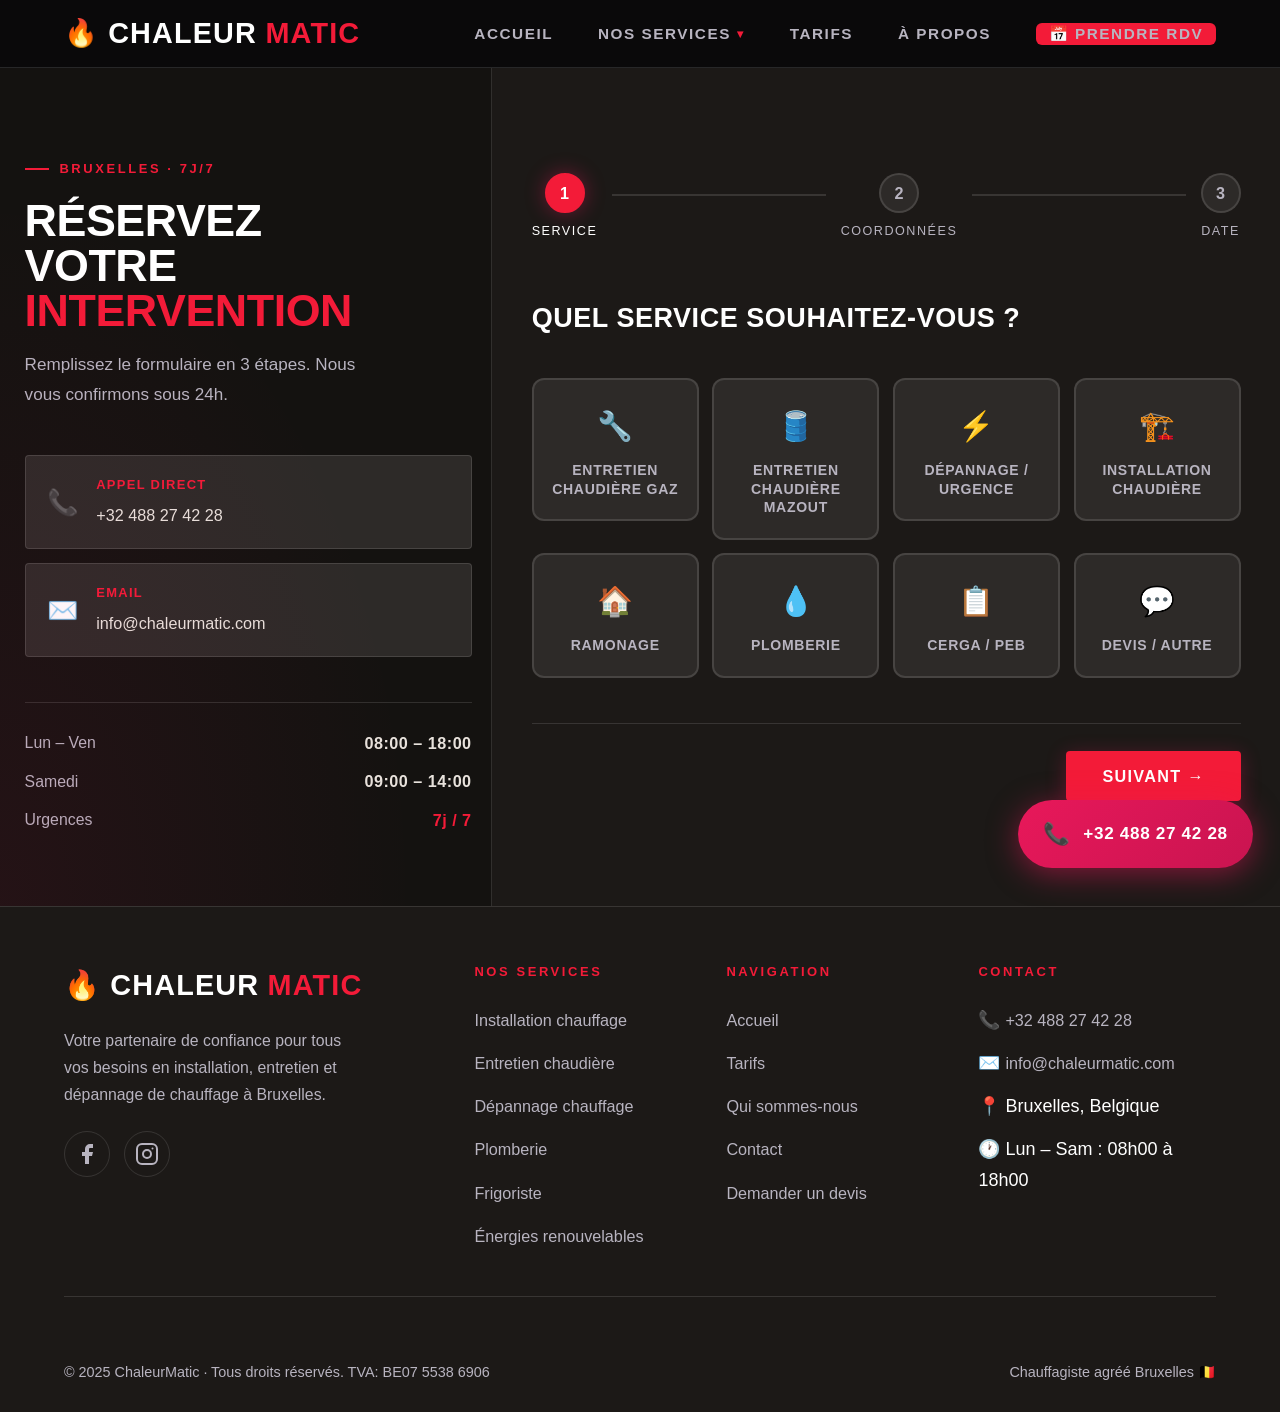
<file: rdv.html>
<!DOCTYPE html>
<html lang="fr">
<head>
  <meta charset="UTF-8">
  <meta name="viewport" content="width=device-width, initial-scale=1.0">
  <title>Prendre Rendez-vous – ChaleurMatic | Chauffagiste Bruxelles</title>
  <meta name="description" content="Prenez rendez-vous en ligne avec ChaleurMatic, votre chauffagiste à Bruxelles. Entretien, dépannage ou installation. Réponse sous 24h.">
  <meta name="keywords" content="rendez-vous chauffagiste bruxelles, contacter chauffagiste bruxelles, devis chauffage bruxelles">
  <meta name="robots" content="index, follow">
  <link rel="canonical" href="http://185.216.27.172/rdv">
  <meta name="geo.region" content="BE-BRU">
  <meta name="geo.placename" content="Bruxelles, Belgique">
  <meta property="og:type" content="website">
  <meta property="og:locale" content="fr_BE">
  <meta property="og:site_name" content="ChaleurMatic">
  <meta property="og:title" content="Prendre Rendez-vous – ChaleurMatic | Chauffagiste Bruxelles">
  <meta property="og:description" content="Prenez rendez-vous en ligne avec ChaleurMatic, votre chauffagiste à Bruxelles. Entretien, dépannage ou installation. Réponse sous 24h.">
  <meta property="og:image" content="http://185.216.27.172/assets/img/og-image.jpg">
  <meta property="og:image:width" content="1200">
  <meta property="og:image:height" content="630">
  <meta property="og:url" content="http://185.216.27.172/rdv">
  <link rel="stylesheet" href="assets/css/variables.css?v=2">
  <link rel="stylesheet" href="assets/css/styles.css?v=2">
</head>
<body>
<script src="assets/js/intro.js"></script>
<div class="nav-overlay" id="navOverlay" onclick="toggleNav()"></div>

<div class="urgence-bar">
  🚨 Urgence chauffage 7j/7 &nbsp;—&nbsp;
  <a href="tel:+32488274228">📞 +32 488 27 42 28</a>
</div>
<nav>
  <div class="logo">
    <a href="index.html" style="display:flex;align-items:center;gap:.5rem;text-decoration:none;color:inherit">
      <span class="logo-icon">🔥</span>Chaleur<em>Matic</em>
    </a>
  </div>
  <ul class="nav-links" id="navLinks">
    <li><a href="index.html"><span class="nav-icon">🏠</span>Accueil</a></li>
    <li class="nav-dropdown" id="nav-services-wrap">
      <a href="#" class="nav-dropdown-toggle" onclick="toggleDropdown(event)">
        Nos Services <span class="nav-arrow" id="nav-arrow-srv">▾</span>
      </a>
      <ul class="nav-dropdown-menu" id="nav-dropdown-menu">
        <li><a href="services/chauffage.html"><span class="dd-icon">🔥</span><div><strong>Chauffage</strong><span>Installation &amp; remplacement</span></div></a></li>
        <li><a href="services/entretien.html"><span class="dd-icon">🛠️</span><div><strong>Entretien chaudière</strong><span>Entretien annuel obligatoire</span></div></a></li>
        <li><a href="services/depannage.html"><span class="dd-icon">⚡</span><div><strong>Dépannage chauffage</strong><span>Urgence 7j/7</span></div></a></li>
        <li><a href="services/plomberie.html"><span class="dd-icon">💧</span><div><strong>Plomberie</strong><span>Fuites, sanitaires, chauffe-eau</span></div></a></li>
        <li><a href="services/frigoriste.html"><span class="dd-icon">❄️</span><div><strong>Frigoriste</strong><span>Climatisation &amp; froid</span></div></a></li>
        <li><a href="services/energie.html"><span class="dd-icon">🌱</span><div><strong>Énergies renouvelables</strong><span>Pompe à chaleur, solaire</span></div></a></li>
        <li><a href="services/erreur.html"><span class="dd-icon">🔍</span><div><strong>Code erreur chaudière</strong><span>Diagnostic toutes marques</span></div></a></li>
      </ul>
    </li>
    <li><a href="tarifs.html"><span class="nav-icon">💶</span>Tarifs</a></li>
    <li><a href="apropos.html"><span class="nav-icon">👋</span>À propos</a></li>
    <li><a href="rdv.html" class="nav-cta active">📅 Prendre RDV</a></li>
  </ul>
  <button class="burger" onclick="toggleNav()" aria-label="Menu">
    <span></span><span></span><span></span>
  </button>
</nav>
<main>
  <div class="rdv-hero">
    <div class="rdv-hero-left">
      <div class="s-label">Bruxelles · 7j/7</div>
      <h1 class="s-title">Réservez<br>votre <em>intervention</em></h1>
      <p>Remplissez le formulaire en 3 étapes. Nous vous confirmons sous 24h.</p>
      <div class="rdv-contacts">
        <a href="tel:+32488274228" class="rdv-contact-chip"><span>📞</span><div><strong>Appel direct</strong><span>+32 488 27 42 28</span></div></a>
        <a href="mailto:info@chaleurmatic.com" class="rdv-contact-chip"><span>✉️</span><div><strong>Email</strong><span><span class="__cf_email__" data-cfemail="fe97909891be9d969f929b8b8c939f8a979dd09d9193">info@chaleurmatic.com</span></span></div></a>
      </div>
      <div class="rdv-horaires">
        <div class="rdv-h-row"><span>Lun – Ven</span><strong>08:00 – 18:00</strong></div>
        <div class="rdv-h-row"><span>Samedi</span><strong>09:00 – 14:00</strong></div>
        <div class="rdv-h-row rdv-h-urgence"><span>Urgences</span><strong>7j / 7</strong></div>
      </div>
    </div>
    <div class="stepper-wrap">
      <div class="stepper-header">
        <div class="step-item active" id="step-dot-1"><div class="step-dot">1</div><span>Service</span></div>
        <div class="step-line" id="step-line-1"></div>
        <div class="step-item" id="step-dot-2"><div class="step-dot">2</div><span>Coordonnées</span></div>
        <div class="step-line" id="step-line-2"></div>
        <div class="step-item" id="step-dot-3"><div class="step-dot">3</div><span>Date</span></div>
      </div>
      <div class="step-panel active" id="step-panel-1">
        <h3 class="step-title">Quel service souhaitez-vous ?</h3>
        <div class="service-choice-grid">
          <label class="service-choice"><input type="radio" name="service_rdv" value="Entretien chaudière gaz"><div class="sc-inner"><span class="sc-icon">🔧</span><span class="sc-label">Entretien chaudière gaz</span></div></label>
          <label class="service-choice"><input type="radio" name="service_rdv" value="Entretien chaudière mazout"><div class="sc-inner"><span class="sc-icon">🛢️</span><span class="sc-label">Entretien chaudière mazout</span></div></label>
          <label class="service-choice"><input type="radio" name="service_rdv" value="Dépannage urgence"><div class="sc-inner"><span class="sc-icon">⚡</span><span class="sc-label">Dépannage / urgence</span></div></label>
          <label class="service-choice"><input type="radio" name="service_rdv" value="Installation chaudière"><div class="sc-inner"><span class="sc-icon">🏗️</span><span class="sc-label">Installation chaudière</span></div></label>
          <label class="service-choice"><input type="radio" name="service_rdv" value="Ramonage"><div class="sc-inner"><span class="sc-icon">🏠</span><span class="sc-label">Ramonage</span></div></label>
          <label class="service-choice"><input type="radio" name="service_rdv" value="Plomberie"><div class="sc-inner"><span class="sc-icon">💧</span><span class="sc-label">Plomberie</span></div></label>
          <label class="service-choice"><input type="radio" name="service_rdv" value="Cerga / PEB"><div class="sc-inner"><span class="sc-icon">📋</span><span class="sc-label">Cerga / PEB</span></div></label>
          <label class="service-choice"><input type="radio" name="service_rdv" value="Devis / autre"><div class="sc-inner"><span class="sc-icon">💬</span><span class="sc-label">Devis / autre</span></div></label>
        </div>
        <div class="step-nav"><span></span><button class="btn-step-next" onclick="stepNext(1)">Suivant →</button></div>
      </div>
      <div class="step-panel" id="step-panel-2">
        <h3 class="step-title">Vos coordonnées</h3>

        <div class="form-row">
          <div class="form-group">
            <label for="s2-prenom">Prénom <span class="req">*</span></label>
            <input type="text" id="s2-prenom" placeholder="Jean">
          </div>
          <div class="form-group">
            <label for="s2-nom">Nom <span class="req">*</span></label>
            <input type="text" id="s2-nom" placeholder="Dupont">
          </div>
        </div>

        <div class="form-row">
          <div class="form-group">
            <label for="s2-tel">Téléphone <span class="req">*</span></label>
            <input type="tel" id="s2-tel" placeholder="+32 4XX XX XX XX">
          </div>
          <div class="form-group">
            <label for="s2-email">Email <span style="color:#e8185a;font-size:.8rem">*</span></label>
            <input type="email" id="s2-email" placeholder="jean@email.com" required>
          </div>
        </div>

        <div class="form-group">
          <label for="s2-adresse">Adresse d'intervention <span class="req">*</span></label>
          <input type="text" id="s2-adresse" placeholder="Rue, numéro, commune — Bruxelles">
        </div>

        <div id="chaudiere-block" style="display:none;margin-top:1.5rem;padding-top:1.5rem;border-top:1px solid rgba(255,255,255,.1)">
          <p style="font-size:.82rem;color:var(--accent);font-weight:700;letter-spacing:.1em;text-transform:uppercase;margin-bottom:1rem">🔧 Informations chaudière</p>
          <div class="form-row">
            <div class="form-group">
              <label for="s2-type">Type de chaudière</label>
              <select id="s2-type">
                <option value="">Sélectionner…</option>
                <option>Gaz</option><option>Mazout</option><option>Électrique</option><option>Pompe à chaleur</option><option>Autre</option>
              </select>
            </div>
            <div class="form-group">
              <label for="s2-marque">Marque</label>
              <select id="s2-marque">
                <option value="">Sélectionner…</option>
                <option>Vaillant</option><option>Buderus</option><option>Viessmann</option><option>Junkers</option><option>Bulex</option><option>De Dietrich</option><option>Bosch</option><option>Saunier Duval</option><option>Ariston</option><option>Autre</option>
              </select>
            </div>
          </div>
          <div class="form-row">
            <div class="form-group">
              <label for="s2-modele">Modèle</label>
              <input type="text" id="s2-modele" placeholder="Ex : ecoTEC plus">
            </div>
            <div class="form-group">
              <label for="s2-annee">Année d'installation</label>
              <input type="number" id="s2-annee" placeholder="Ex : 2015" min="1970" max="2025">
            </div>
          </div>
        </div>

        <p style="font-size:.78rem;color:#555;margin-top:1rem">* Champs obligatoires</p>
        <div class="step-nav"><button class="btn-step-back" onclick="stepBack(2)">← Retour</button><button class="btn-step-next" onclick="stepNext(2)">Suivant →</button></div>
      </div>

      <div class="step-panel" id="step-panel-3">
        <h3 class="step-title">Quand souhaitez-vous intervenir ?</h3>

        <!-- 1. Créneau (affiché en premier) -->
        <div class="form-group">
          <label>Choisissez votre créneau <span class="req">*</span></label>
          <div class="creneau-grid">
            <label class="creneau-choice"><input type="radio" name="creneau_rdv" value="Matin (8h – 12h)" onchange="onCreneauChange()"><div class="cr-inner"><span>🌅</span><span>Matin</span><small>8h – 12h</small></div></label>
            <label class="creneau-choice"><input type="radio" name="creneau_rdv" value="Après-midi (12h – 18h)" onchange="onCreneauChange()"><div class="cr-inner"><span>☀️</span><span>Après-midi</span><small>12h – 18h</small></div></label>
            <label class="creneau-choice"><input type="radio" name="creneau_rdv" value="Flexible" onchange="onCreneauChange()"><div class="cr-inner"><span>🕐</span><span>Flexible</span><small>Au choix</small></div></label>
          </div>
        </div>

        <!-- 2. Calendrier (caché jusqu'au choix du créneau) -->
        <div id="cal-section" style="display:none">
          <div class="form-group" style="margin-top:1.2rem">
            <label>Choisissez une date <span class="req">*</span></label>
            <div class="cal-wrap">
              <div class="cal-header">
                <button type="button" class="cal-nav" id="cal-prev">‹</button>
                <span class="cal-month-label" id="cal-month-label"></span>
                <button type="button" class="cal-nav" id="cal-next">›</button>
              </div>
              <div class="cal-days-header">
                <span>Lun</span><span>Mar</span><span>Mer</span><span>Jeu</span><span>Ven</span><span>Sam</span><span>Dim</span>
              </div>
              <div class="cal-grid" id="cal-grid"></div>
              <input type="hidden" id="s3-date">
              <div class="cal-selected-label" id="cal-selected-label">Aucune date sélectionnée</div>
            </div>
          </div>

          <div class="form-group" style="margin-top:1.2rem">
            <label for="s3-message">Description <span style="color:#555;font-size:.8rem">(optionnel)</span></label>
            <textarea id="s3-message" placeholder="Décrivez votre problème ou précisez votre demande…" style="min-height:100px"></textarea>
          </div>
        </div>

        <div class="step-nav"><button class="btn-step-back" onclick="stepBack(3)">← Retour</button><button class="btn-step-next btn-send" onclick="submitStepper()">Envoyer la demande ✓</button></div>
      </div>
      <div class="step-panel" id="step-panel-confirm">
        <div class="confirm-wrap">
          <div class="confirm-icon">✅</div>
          <h3 class="confirm-title">Demande envoyée !</h3>
          <p class="confirm-sub">Merci ! Notre équipe vous recontacte dans les <strong>24h ouvrables</strong>.</p>
          <div class="confirm-recap" id="confirm-recap"></div>
          <button class="btn-primary" style="margin-top:2rem" onclick="resetStepper()">Faire une nouvelle demande</button>
        </div>
      </div>
    </div>
  </div>
</main>


<footer>
  <div class="footer-grid">
    <div class="footer-brand">
      <div class="logo">🔥 Chaleur<em>Matic</em></div>
      <p>Votre partenaire de confiance pour tous vos besoins en installation, entretien et dépannage de chauffage à Bruxelles.</p>
      <div class="footer-social">
        <a href="#" aria-label="Facebook">
          <svg width="24" height="24" viewBox="0 0 24 24" fill="currentColor"><path d="M18 2h-3a5 5 0 0 0-5 5v3H7v4h3v8h4v-8h3l1-4h-4V7a1 1 0 0 1 1-1h3z"/></svg>
        </a>
        <a href="#" aria-label="Instagram">
          <svg width="24" height="24" viewBox="0 0 24 24" fill="none" stroke="currentColor" stroke-width="2"><rect x="2" y="2" width="20" height="20" rx="5" ry="5"/><circle cx="12" cy="12" r="4"/><circle cx="17.5" cy="6.5" r="1" fill="currentColor" stroke="none"/></svg>
        </a>
      </div>
    </div>
    <div class="footer-col">
      <h4>Nos services</h4>
      <ul>
        <li><a href="services/chauffage.html">Installation chauffage</a></li>
        <li><a href="services/entretien.html">Entretien chaudière</a></li>
        <li><a href="services/depannage.html">Dépannage chauffage</a></li>
        <li><a href="services/plomberie.html">Plomberie</a></li>
        <li><a href="services/frigoriste.html">Frigoriste</a></li>
        <li><a href="services/energie.html">Énergies renouvelables</a></li>
      </ul>
    </div>
    <div class="footer-col">
      <h4>Navigation</h4>
      <ul>
        <li><a href="index.html">Accueil</a></li>
        <li><a href="tarifs.html">Tarifs</a></li>
        <li><a href="apropos.html">Qui sommes-nous</a></li>
        <li><a href="rdv.html">Contact</a></li>
        <li><a href="rdv.html">Demander un devis</a></li>
      </ul>
    </div>
    <div class="footer-col">
      <h4>Contact</h4>
      <ul class="footer-contact-list">
        <li>
          <span class="fc-icon">📞</span>
          <a href="tel:+32488274228">+32 488 27 42 28</a>
        </li>
        <li>
          <span class="fc-icon">✉️</span>
          <a href="mailto:info@chaleurmatic.com"><span class="__cf_email__" data-cfemail="fe97909891be9d969f929b8b8c939f8a979dd09d9193">info@chaleurmatic.com</span></a>
        </li>
        <li>
          <span class="fc-icon">📍</span>
          <span>Bruxelles, Belgique</span>
        </li>
        <li>
          <span class="fc-icon">🕐</span>
          <span>Lun – Sam : 08h00 à 18h00</span>
        </li>
      </ul>
    </div>
  </div>
  <div class="footer-bottom">
    <p>© 2025 ChaleurMatic · Tous droits réservés. TVA: BE07 5538 6906</p>
    <p>Chauffagiste agréé Bruxelles 🇧🇪</p>
  </div>
</footer>
<script>
  const servicesAvecChaudiere = [
    'Entretien chaudière gaz',
    'Entretien chaudière mazout',
    'Dépannage urgence',
    'Installation chaudière',
    'Cerga / PEB'
  ];
  document.querySelectorAll('input[name="service_rdv"]').forEach(function(radio) {
    radio.addEventListener('change', function() {
      const block = document.getElementById('chaudiere-block');
      if (servicesAvecChaudiere.includes(this.value)) {
        block.style.display = 'block';
      } else {
        block.style.display = 'none';
      }
    });
  });
</script>
<script src="assets/js/main.js"></script>
</body>
</html>
</file>
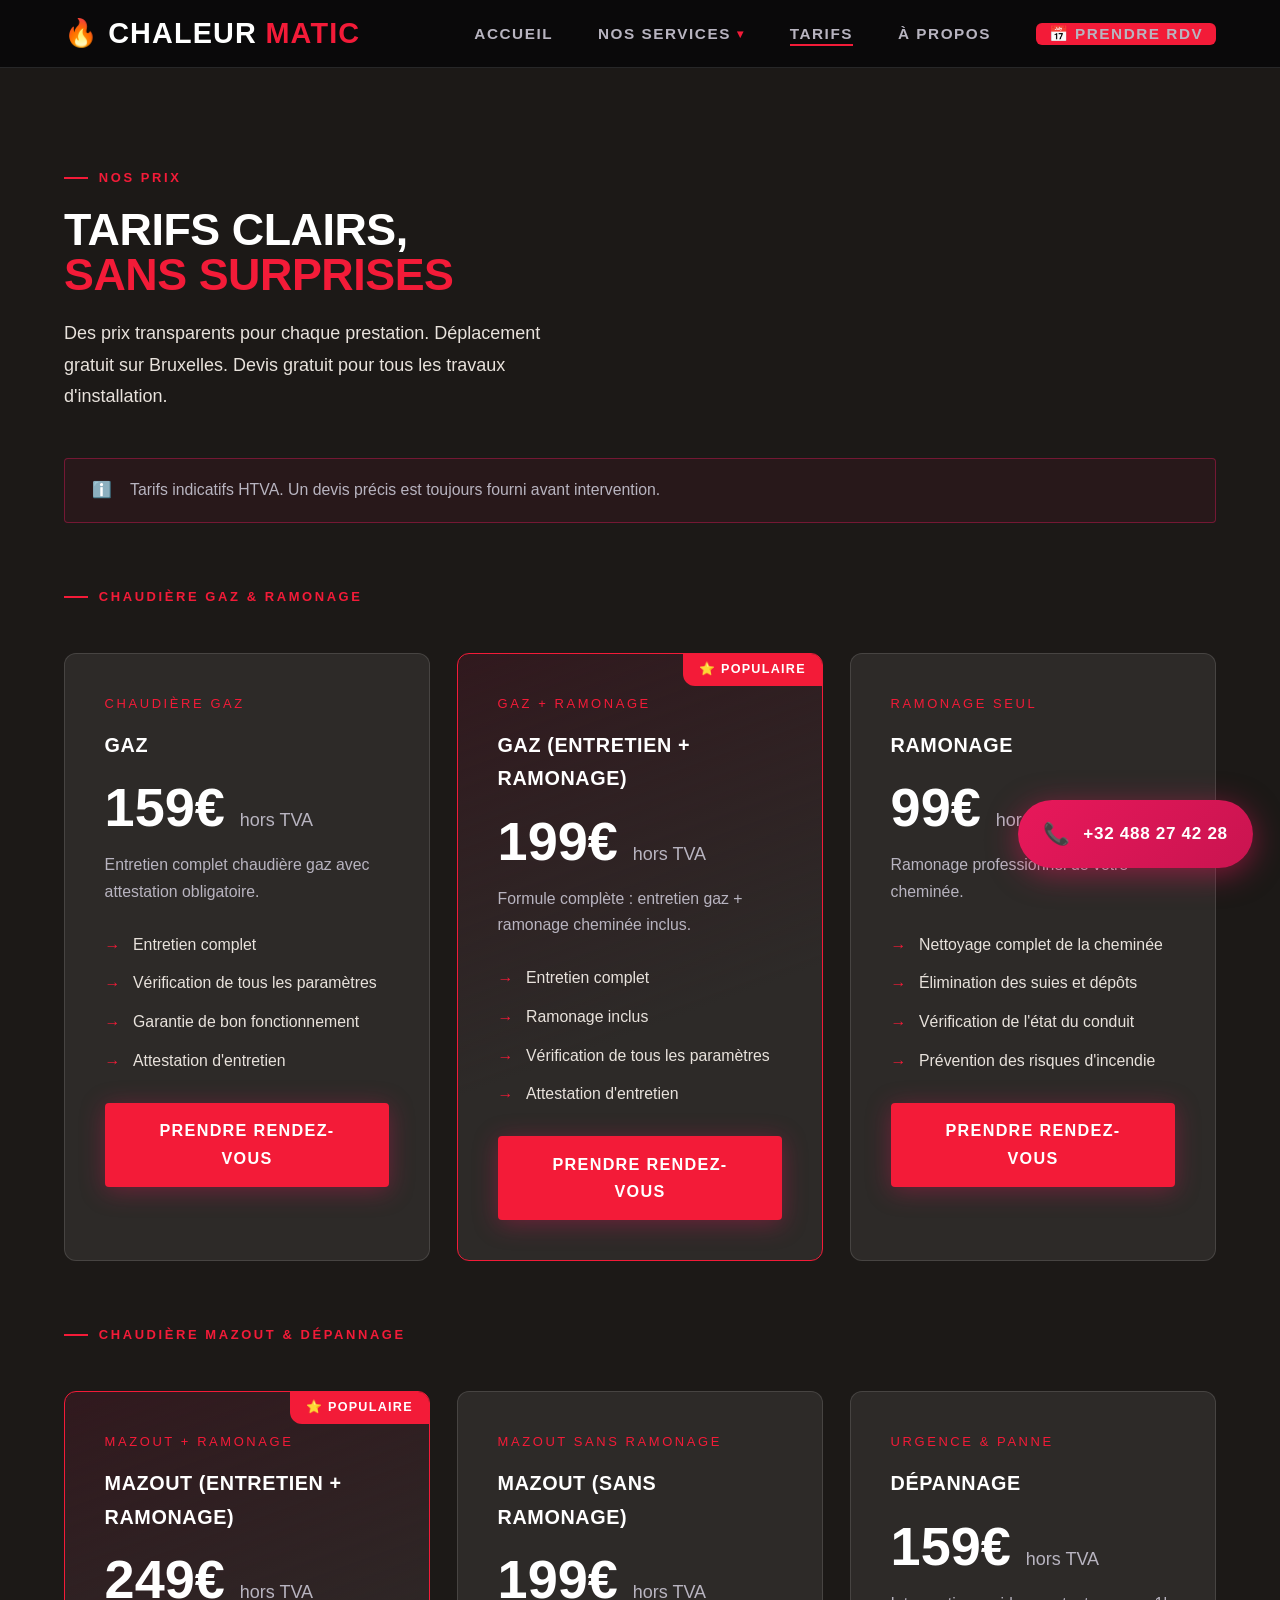
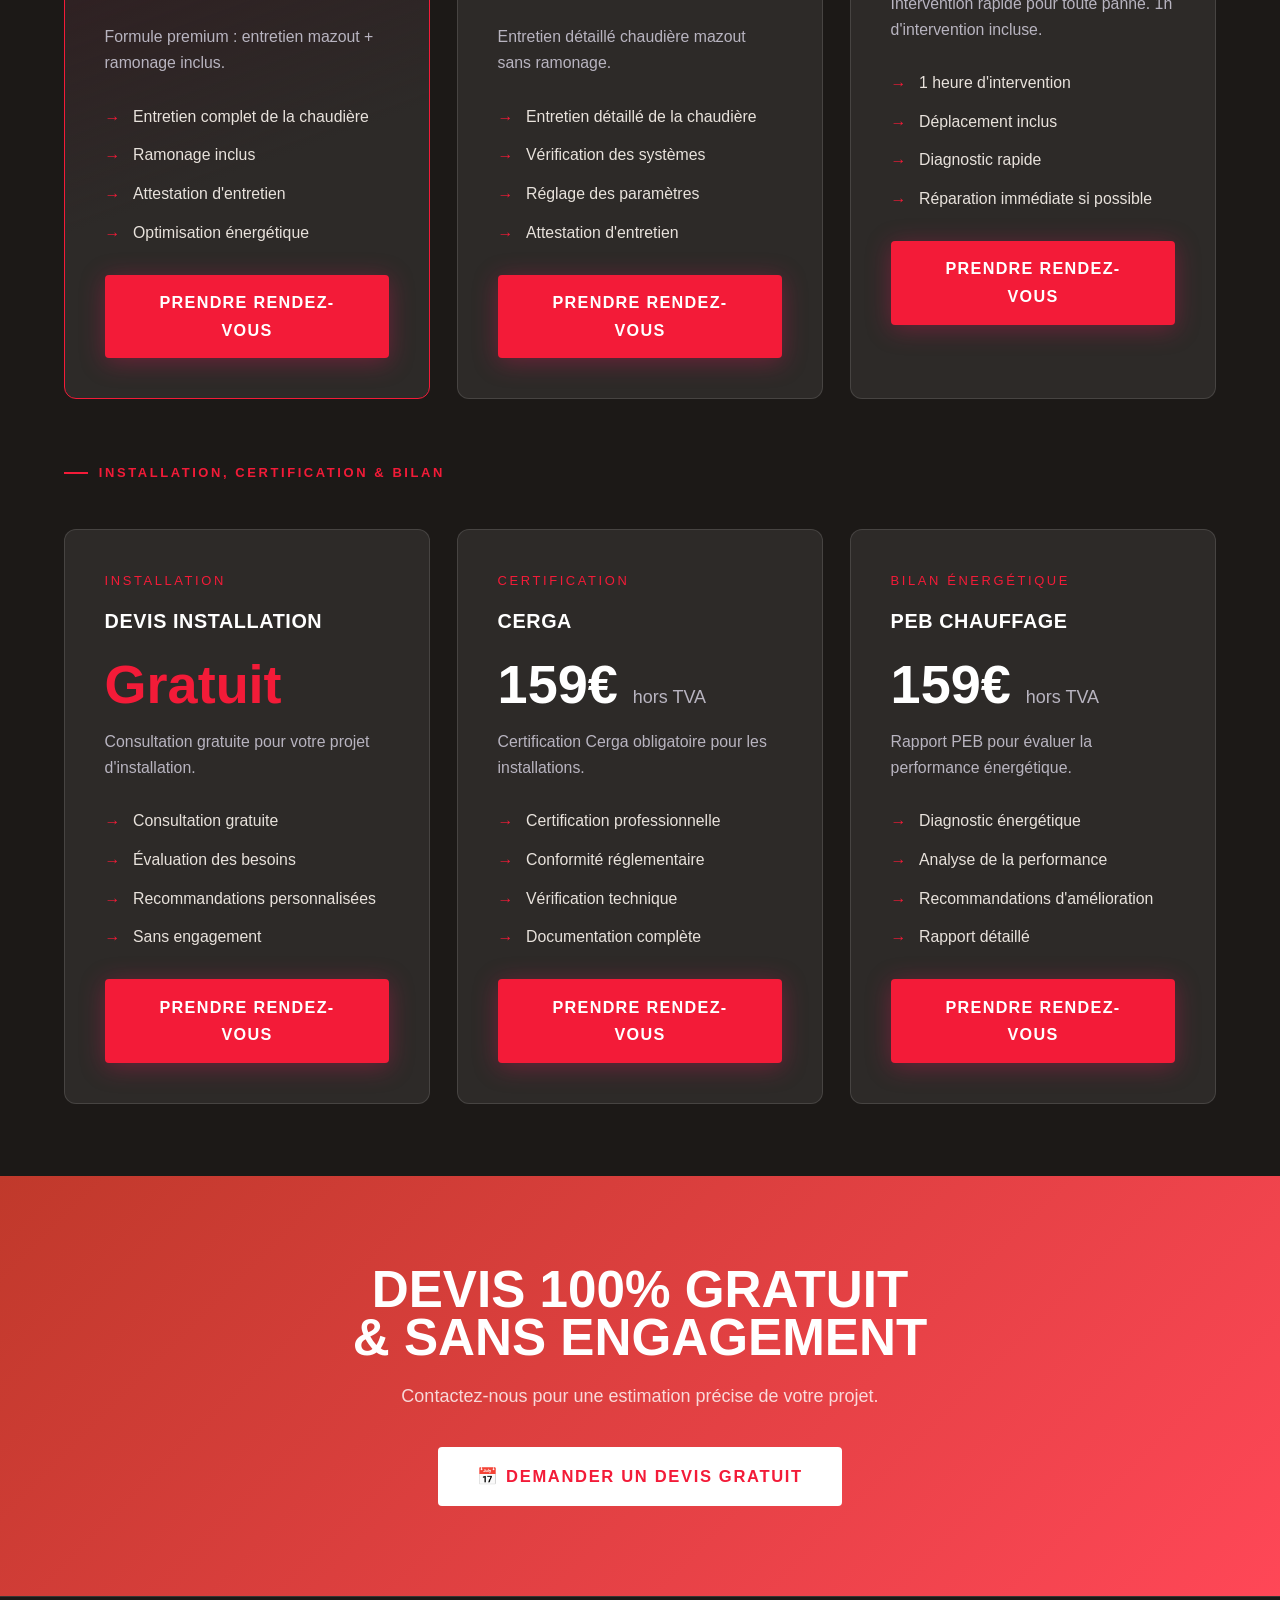
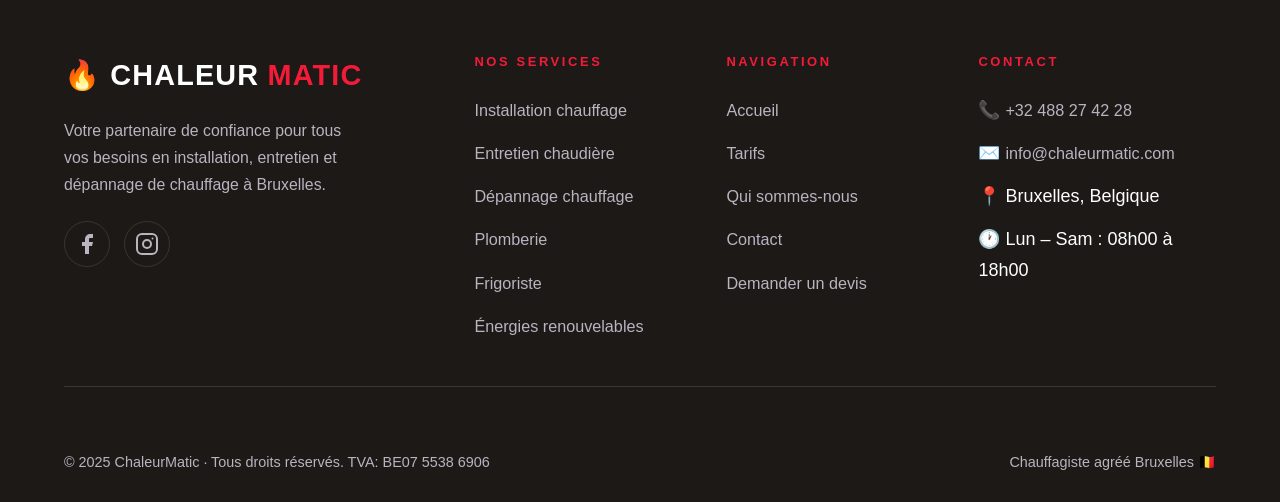
<file: tarifs.html>
<!DOCTYPE html>
<html lang="fr">
<head>
  <meta charset="UTF-8">
  <meta name="viewport" content="width=device-width, initial-scale=1.0">
  <title>Tarifs ChaleurMatic Bruxelles – Entretien, Dépannage, Installation</title>
  <meta name="description" content="Tarifs clairs pour l'entretien, le dépannage et l'installation de chaudière à Bruxelles. À partir de 99€. Devis gratuit. ☎ +32 488 27 42 28">
  <meta name="keywords" content="tarif entretien chaudière bruxelles, prix dépannage chaudière bruxelles, tarif chauffagiste bruxelles, prix ramonage bruxelles">
  <meta name="robots" content="index, follow">
  <link rel="canonical" href="http://185.216.27.172/tarifs">
  <meta name="geo.region" content="BE-BRU">
  <meta name="geo.placename" content="Bruxelles, Belgique">
  <meta property="og:type" content="website">
  <meta property="og:locale" content="fr_BE">
  <meta property="og:site_name" content="ChaleurMatic">
  <meta property="og:title" content="Tarifs ChaleurMatic Bruxelles – Entretien, Dépannage, Installation">
  <meta property="og:description" content="Tarifs clairs pour l'entretien, le dépannage et l'installation de chaudière à Bruxelles. À partir de 99€. Devis gratuit. ☎ +32 488 27 42 28">
  <meta property="og:image" content="http://185.216.27.172/assets/img/og-image.jpg">
  <meta property="og:image:width" content="1200">
  <meta property="og:image:height" content="630">
  <meta property="og:url" content="http://185.216.27.172/tarifs">
  <link rel="stylesheet" href="assets/css/variables.css?v=2">
  <link rel="stylesheet" href="assets/css/styles.css?v=2">
</head>
<body>
<script src="assets/js/intro.js"></script>
<div class="nav-overlay" id="navOverlay" onclick="toggleNav()"></div>

<div class="urgence-bar">
  🚨 Urgence chauffage 7j/7 &nbsp;—&nbsp;
  <a href="tel:+32488274228">📞 +32 488 27 42 28</a>
</div>
<nav>
  <div class="logo">
    <a href="index.html" style="display:flex;align-items:center;gap:.5rem;text-decoration:none;color:inherit">
      <span class="logo-icon">🔥</span>Chaleur<em>Matic</em>
    </a>
  </div>
  <ul class="nav-links" id="navLinks">
    <li><a href="index.html"><span class="nav-icon">🏠</span>Accueil</a></li>
    <li class="nav-dropdown" id="nav-services-wrap">
      <a href="#" class="nav-dropdown-toggle" onclick="toggleDropdown(event)">
        Nos Services <span class="nav-arrow" id="nav-arrow-srv">▾</span>
      </a>
      <ul class="nav-dropdown-menu" id="nav-dropdown-menu">
        <li><a href="services/chauffage.html"><span class="dd-icon">🔥</span><div><strong>Chauffage</strong><span>Installation &amp; remplacement</span></div></a></li>
        <li><a href="services/entretien.html"><span class="dd-icon">🛠️</span><div><strong>Entretien chaudière</strong><span>Entretien annuel obligatoire</span></div></a></li>
        <li><a href="services/depannage.html"><span class="dd-icon">⚡</span><div><strong>Dépannage chauffage</strong><span>Urgence 7j/7</span></div></a></li>
        <li><a href="services/plomberie.html"><span class="dd-icon">💧</span><div><strong>Plomberie</strong><span>Fuites, sanitaires, chauffe-eau</span></div></a></li>
        <li><a href="services/frigoriste.html"><span class="dd-icon">❄️</span><div><strong>Frigoriste</strong><span>Climatisation &amp; froid</span></div></a></li>
        <li><a href="services/energie.html"><span class="dd-icon">🌱</span><div><strong>Énergies renouvelables</strong><span>Pompe à chaleur, solaire</span></div></a></li>
        <li><a href="services/erreur.html"><span class="dd-icon">🔍</span><div><strong>Code erreur chaudière</strong><span>Diagnostic toutes marques</span></div></a></li>
      </ul>
    </li>
    <li><a href="tarifs.html" class="active"><span class="nav-icon">💶</span>Tarifs</a></li>
    <li><a href="apropos.html"><span class="nav-icon">👋</span>À propos</a></li>
    <li><a href="rdv.html" class="nav-cta ">📅 Prendre RDV</a></li>
  </ul>
  <button class="burger" onclick="toggleNav()" aria-label="Menu">
    <span></span><span></span><span></span>
  </button>
</nav>
<main>
  <section style="padding:5rem 5% 4rem;background:var(--charcoal)">
    <div class="s-label">Nos prix</div>
    <h1 class="s-title">Tarifs clairs,<br><em>sans surprises</em></h1>
    <p class="s-sub">Des prix transparents pour chaque prestation. Déplacement gratuit sur Bruxelles. Devis gratuit pour tous les travaux d'installation.</p>
    <div class="tarifs-note" style="margin-top:2.5rem"><span>ℹ️</span><p>Tarifs indicatifs HTVA. Un devis précis est toujours fourni avant intervention.</p></div>

    <div class="s-label" class="tarifs-section-label" style="margin-top:3.5rem">Chaudière gaz &amp; ramonage</div>
    <div class="tarifs-grid" style="margin-top:1.5rem">
      <div class="tarif-card"><div class="tarif-cat">Chaudière gaz</div><h3>Gaz</h3><div class="tarif-price">159€ <small>hors TVA</small></div><p class="tarif-desc">Entretien complet chaudière gaz avec attestation obligatoire.</p><ul class="tarif-list"><li>Entretien complet</li><li>Vérification de tous les paramètres</li><li>Garantie de bon fonctionnement</li><li>Attestation d'entretien</li></ul><a href="rdv.html" class="btn-primary" style="display:block;text-align:center;margin-top:1.5rem">Prendre rendez-vous</a></div>
      <div class="tarif-card star"><div class="tarif-cat">Gaz + Ramonage</div><h3>Gaz (Entretien + Ramonage)</h3><div class="tarif-price">199€ <small>hors TVA</small></div><p class="tarif-desc">Formule complète : entretien gaz + ramonage cheminée inclus.</p><ul class="tarif-list"><li>Entretien complet</li><li>Ramonage inclus</li><li>Vérification de tous les paramètres</li><li>Attestation d'entretien</li></ul><a href="rdv.html" class="btn-primary" style="display:block;text-align:center;margin-top:1.5rem">Prendre rendez-vous</a></div>
      <div class="tarif-card"><div class="tarif-cat">Ramonage seul</div><h3>Ramonage</h3><div class="tarif-price">99€ <small>hors TVA</small></div><p class="tarif-desc">Ramonage professionnel de votre cheminée.</p><ul class="tarif-list"><li>Nettoyage complet de la cheminée</li><li>Élimination des suies et dépôts</li><li>Vérification de l'état du conduit</li><li>Prévention des risques d'incendie</li></ul><a href="rdv.html" class="btn-primary" style="display:block;text-align:center;margin-top:1.5rem">Prendre rendez-vous</a></div>
    </div>

    <div class="s-label" class="tarifs-section-label" style="margin-top:3.5rem">Chaudière mazout &amp; dépannage</div>
    <div class="tarifs-grid" style="margin-top:1.5rem">
      <div class="tarif-card star"><div class="tarif-cat">Mazout + Ramonage</div><h3>Mazout (Entretien + Ramonage)</h3><div class="tarif-price">249€ <small>hors TVA</small></div><p class="tarif-desc">Formule premium : entretien mazout + ramonage inclus.</p><ul class="tarif-list"><li>Entretien complet de la chaudière</li><li>Ramonage inclus</li><li>Attestation d'entretien</li><li>Optimisation énergétique</li></ul><a href="rdv.html" class="btn-primary" style="display:block;text-align:center;margin-top:1.5rem">Prendre rendez-vous</a></div>
      <div class="tarif-card"><div class="tarif-cat">Mazout sans ramonage</div><h3>Mazout (sans ramonage)</h3><div class="tarif-price">199€ <small>hors TVA</small></div><p class="tarif-desc">Entretien détaillé chaudière mazout sans ramonage.</p><ul class="tarif-list"><li>Entretien détaillé de la chaudière</li><li>Vérification des systèmes</li><li>Réglage des paramètres</li><li>Attestation d'entretien</li></ul><a href="rdv.html" class="btn-primary" style="display:block;text-align:center;margin-top:1.5rem">Prendre rendez-vous</a></div>
      <div class="tarif-card"><div class="tarif-cat">Urgence &amp; panne</div><h3>Dépannage</h3><div class="tarif-price">159€ <small>hors TVA</small></div><p class="tarif-desc">Intervention rapide pour toute panne. 1h d'intervention incluse.</p><ul class="tarif-list"><li>1 heure d'intervention</li><li>Déplacement inclus</li><li>Diagnostic rapide</li><li>Réparation immédiate si possible</li></ul><a href="rdv.html" class="btn-primary" style="display:block;text-align:center;margin-top:1.5rem">Prendre rendez-vous</a></div>
    </div>

    <div class="s-label" class="tarifs-section-label" style="margin-top:3.5rem">Installation, certification &amp; bilan</div>
    <div class="tarifs-grid" style="margin-top:1.5rem">
      <div class="tarif-card"><div class="tarif-cat">Installation</div><h3>Devis Installation</h3><div class="tarif-price tarif-free">Gratuit</div><p class="tarif-desc">Consultation gratuite pour votre projet d'installation.</p><ul class="tarif-list"><li>Consultation gratuite</li><li>Évaluation des besoins</li><li>Recommandations personnalisées</li><li>Sans engagement</li></ul><a href="rdv.html" class="btn-primary" style="display:block;text-align:center;margin-top:1.5rem">Prendre rendez-vous</a></div>
      <div class="tarif-card"><div class="tarif-cat">Certification</div><h3>Cerga</h3><div class="tarif-price">159€ <small>hors TVA</small></div><p class="tarif-desc">Certification Cerga obligatoire pour les installations.</p><ul class="tarif-list"><li>Certification professionnelle</li><li>Conformité réglementaire</li><li>Vérification technique</li><li>Documentation complète</li></ul><a href="rdv.html" class="btn-primary" style="display:block;text-align:center;margin-top:1.5rem">Prendre rendez-vous</a></div>
      <div class="tarif-card"><div class="tarif-cat">Bilan énergétique</div><h3>PEB Chauffage</h3><div class="tarif-price">159€ <small>hors TVA</small></div><p class="tarif-desc">Rapport PEB pour évaluer la performance énergétique.</p><ul class="tarif-list"><li>Diagnostic énergétique</li><li>Analyse de la performance</li><li>Recommandations d'amélioration</li><li>Rapport détaillé</li></ul><a href="rdv.html" class="btn-primary" style="display:block;text-align:center;margin-top:1.5rem">Prendre rendez-vous</a></div>
    </div>
  </section>

  <div class="cta-band">
    <h2>Devis 100% gratuit<br>&amp; sans engagement</h2>
    <p>Contactez-nous pour une estimation précise de votre projet.</p>
    <a href="rdv.html" class="btn-white">📅 Demander un devis gratuit</a>
  </div>
</main>


<footer>
  <div class="footer-grid">
    <div class="footer-brand">
      <div class="logo">🔥 Chaleur<em>Matic</em></div>
      <p>Votre partenaire de confiance pour tous vos besoins en installation, entretien et dépannage de chauffage à Bruxelles.</p>
      <div class="footer-social">
        <a href="#" aria-label="Facebook">
          <svg width="24" height="24" viewBox="0 0 24 24" fill="currentColor"><path d="M18 2h-3a5 5 0 0 0-5 5v3H7v4h3v8h4v-8h3l1-4h-4V7a1 1 0 0 1 1-1h3z"/></svg>
        </a>
        <a href="#" aria-label="Instagram">
          <svg width="24" height="24" viewBox="0 0 24 24" fill="none" stroke="currentColor" stroke-width="2"><rect x="2" y="2" width="20" height="20" rx="5" ry="5"/><circle cx="12" cy="12" r="4"/><circle cx="17.5" cy="6.5" r="1" fill="currentColor" stroke="none"/></svg>
        </a>
      </div>
    </div>
    <div class="footer-col">
      <h4>Nos services</h4>
      <ul>
        <li><a href="services/chauffage.html">Installation chauffage</a></li>
        <li><a href="services/entretien.html">Entretien chaudière</a></li>
        <li><a href="services/depannage.html">Dépannage chauffage</a></li>
        <li><a href="services/plomberie.html">Plomberie</a></li>
        <li><a href="services/frigoriste.html">Frigoriste</a></li>
        <li><a href="services/energie.html">Énergies renouvelables</a></li>
      </ul>
    </div>
    <div class="footer-col">
      <h4>Navigation</h4>
      <ul>
        <li><a href="index.html">Accueil</a></li>
        <li><a href="tarifs.html">Tarifs</a></li>
        <li><a href="apropos.html">Qui sommes-nous</a></li>
        <li><a href="rdv.html">Contact</a></li>
        <li><a href="rdv.html">Demander un devis</a></li>
      </ul>
    </div>
    <div class="footer-col">
      <h4>Contact</h4>
      <ul class="footer-contact-list">
        <li>
          <span class="fc-icon">📞</span>
          <a href="tel:+32488274228">+32 488 27 42 28</a>
        </li>
        <li>
          <span class="fc-icon">✉️</span>
          <a href="mailto:info@chaleurmatic.com"><span class="__cf_email__" data-cfemail="fe97909891be9d969f929b8b8c939f8a979dd09d9193">info@chaleurmatic.com</span></a>
        </li>
        <li>
          <span class="fc-icon">📍</span>
          <span>Bruxelles, Belgique</span>
        </li>
        <li>
          <span class="fc-icon">🕐</span>
          <span>Lun – Sam : 08h00 à 18h00</span>
        </li>
      </ul>
    </div>
  </div>
  <div class="footer-bottom">
    <p>© 2025 ChaleurMatic · Tous droits réservés. TVA: BE07 5538 6906</p>
    <p>Chauffagiste agréé Bruxelles 🇧🇪</p>
  </div>
</footer>
<script src="assets/js/main.js"></script>
</body>
</html>
</file>
<file: assets/css/variables.css>
/* ============================================================
   Chaleurmatic – variables.css
   Toutes les variables CSS globales du projet.
   Modifier ici = se répercute automatiquement sur tout le site.
   ============================================================ */

:root {

  /* ── Couleurs de fond ── */
  --black:    #141210;      /* Fond principal (noir chaud) */
  --charcoal: #1c1917;      /* Fond sections */
  --dark:     #242120;      /* Fond sections alternées */
  --panel:    #2d2a28;      /* Fond des cartes / panels */

  /* ── Bordures ── */
  --border:   rgba(255, 255, 255, 0.12);    /* Bordure visible */
  --border2:  rgba(232, 24, 90, 0.40);      /* Bordure accent fuchsia */

  /* ── Couleur principale — Fuchsia (logo) ── */
  --fuchsia:  #f31b38;      /* Couleur primaire — accents, boutons */
  --fuchsia2: #c2c2c2;      /* Fuchsia foncé — hover boutons */
  --fuchsia3: #ff2d6e;      /* Fuchsia clair — effets lumineux */

  /* ── Couleur secondaire — Ambre (urgences) ── */
  --amber:    #f97316;      /* Orange ambre — boutons urgence */

  /* ── Textes ── */
  --white:    #ffffff;      /* Texte principal — blanc pur */
  --off:      #e8e2dc;      /* Texte secondaire */
  --muted:    #b8b4c0;      /* Texte labels — bien lisible */

  /* ── Typographie ── */
  --font-display: 'Barlow Condensed', sans-serif;   /* Titres, nav, labels */
  --font-body:    'Barlow', sans-serif;             /* Corps de texte */

  /* ── Rayons de bordure ── */
  --radius:    4px;         /* Boutons, inputs */
  --radius-lg: 12px;        /* Cartes, panels */

}
</file>
<file: assets/css/styles.css>
/* ============================================================
   ChaleurMatic – styles.css
   Thème : Luxe industriel | Charbon + Fuchsia + Blanc cassé
   ============================================================ */

/* ── Bouton téléphone flottant ── */
#float-call-btn {
  position: fixed;
  bottom: 1.8rem;
  right: 1.5rem;
  z-index: 9999;
  display: flex;
  align-items: center;
  gap: .7rem;
  background: linear-gradient(135deg, #e8185a, #c91450);
  color: #fff;
  text-decoration: none;
  padding: .85rem 1.4rem;
  border-radius: 50px;
  box-shadow: 0 6px 30px rgba(232,24,90,.5);
  font-family: var(--font-display);
  font-weight: 800;
  font-size: .95rem;
  letter-spacing: .04em;
  transition: transform .2s, box-shadow .2s;
}
#float-call-btn:hover {
  transform: translateY(-3px) scale(1.03);
  box-shadow: 0 10px 40px rgba(232,24,90,.6);
}
.fcb-icon { font-size: 1.2rem; }
.fcb-text { white-space: nowrap; }

/* Animation vibration */
@keyframes fcbShake {
  0%,100% { transform: rotate(0deg) scale(1); }
  15%     { transform: rotate(-12deg) scale(1.05); }
  30%     { transform: rotate(12deg) scale(1.05); }
  45%     { transform: rotate(-8deg); }
  60%     { transform: rotate(8deg); }
  75%     { transform: rotate(-4deg); }
  90%     { transform: rotate(4deg); }
}
#float-call-btn.fcb-shake {
  animation: fcbShake .6s ease;
}

/* Sur mobile : juste l'icône */
@media (max-width: 600px) {
  #float-call-btn { padding: .9rem; border-radius: 50%; bottom: 1.2rem; right: 1rem; }
  .fcb-text { display: none; }
  .fcb-icon { font-size: 1.5rem; }
}

@import url('https://fonts.googleapis.com/css2?family=Barlow:ital,wght@0,300;0,400;0,600;0,700;0,900;1,300&family=Barlow+Condensed:wght@600;700;800;900&display=swap');

/* ── VARIABLES ── */
@import url("variables.css");

/* ── RESET ── */
*, *::before, *::after { margin:0; padding:0; box-sizing:border-box; }
html { scroll-behavior:smooth; font-size:17.5px; }

/* ── Zoom progressif selon la taille d'écran ── */
@media (min-width: 1280px) { html { font-size: 18px; } }
@media (min-width: 1536px) { html { font-size: 18.5px; } }
@media (min-width: 1920px) { html { font-size: 19.5px; } }
@media (min-width: 2560px) { html { font-size: 22px; } }
body {
  font-family: var(--font-body);
  background: var(--black);
  color: var(--white);
  overflow-x: hidden;
  -webkit-font-smoothing: antialiased;
  line-height: 1.7;
}
a { text-decoration:none; color:inherit; }
img { display:block; width:100%; object-fit:cover; }
ul { list-style:none; }
em { font-style:normal; }


/* ── URGENCE BAR (toujours visible) ── */
.urgence-bar {
  display: none;
  background: var(--fuchsia);
  padding:.55rem 5%;
  align-items:center; justify-content:center; gap:1rem;
  font-family: var(--font-display);
  font-weight:700; font-size:.85rem; letter-spacing:.08em;
  text-transform:uppercase;
  position:relative; z-index:200;
}
.urgence-bar a {
  background: rgba(0,0,0,.25);
  padding:.25rem .85rem; border-radius:3px;
  transition: background .2s;
}
.urgence-bar a:hover { background:rgba(0,0,0,.45); }

/* ── NAV ── */
nav {
  position: sticky; top:0; z-index:150;
  background: rgba(10,10,11,.95);
  backdrop-filter: blur(24px);
  border-bottom: 1px solid var(--border);
  display:flex; align-items:center; justify-content:space-between;
  padding:0 5%; height:68px;
}

@media (min-width: 1400px) {
  nav {
    height: 80px;
    padding: 0 6%;
  }
  .logo { font-size: 1.8rem; }
  .nav-links a { font-size: .95rem; }
  .nav-links { gap: 3rem; }
  .nav-cta { padding: 1.1rem 3.5rem !important; font-size: .92rem !important; min-width: 200px !important; text-align: center !important; }
}
.logo {
  font-family: var(--font-display);
  font-weight:900; font-size:1.6rem;
  letter-spacing:.04em; text-transform:uppercase;
  color:var(--white);
  display:flex; align-items:center; gap:.5rem;
}
.logo-icon { color:var(--fuchsia); font-size:1.5rem; line-height:1; }
.logo em { color:var(--fuchsia); margin-left: -0.02em; }

.nav-links {
  display:flex; align-items:center; gap:2.5rem;
}
.nav-links a {
  font-family: var(--font-display);
  font-weight:600; font-size:.85rem;
  letter-spacing:.1em; text-transform:uppercase;
  color:var(--muted);
  transition: color .2s;
  position:relative;
}
.nav-links a::after {
  content:''; position:absolute; bottom:-4px; left:0; right:0;
  height:2px; background:var(--fuchsia);
  transform:scaleX(0); transform-origin:left;
  transition:transform .25s ease;
}
.nav-links a:hover,
.nav-links a.active { color:var(--white); }
.nav-links a:hover::after,
.nav-links a.active::after { transform:scaleX(1); }

.nav-cta {
  background: var(--fuchsia);
  color: var(--white) !important;
  padding: 1.2rem 2rem;
  border-radius: 6px;
  font-weight: 700 !important;
  letter-spacing: .1em !important;
  transition: background .2s !important;
  font-size: .88rem !important;
  min-width: 180px;
  text-align: center;
  justify-content: center;
  display: inline-flex !important;
  align-items: center !important;
  line-height: 1.4 !important;
}
.nav-cta::after { display:none !important; }
.nav-cta:hover { background:var(--fuchsia2) !important; }

.burger {
  display: none;
  flex-direction: column;
  gap: 5px; cursor: pointer; padding: 4px;
  z-index: 201;
}
.burger span {
  display:block; width:26px; height:2px;
  background:var(--white); border-radius:2px; transition:.3s;
}

/* ── PAGES ── */
.page { display:none; }
.page.active { display:block; }

/* ══════════════════════════════════════════
   ACCUEIL — HERO
══════════════════════════════════════════ */
.hero {
  min-height: calc(100vh - 36px - 68px);
  display:flex; align-items:center; justify-content:center;
  position:relative; overflow:hidden;
  background: var(--charcoal);
}

/* Image de fond */
.hero-right {
  position:absolute; inset:0; z-index:0;
}
.hero-right img {
  position:absolute; inset:0;
  width:100%; height:100%; object-fit:cover;
  filter:brightness(.35) saturate(.8);
}
.hero-right::before {
  content:''; position:absolute; inset:0; z-index:1;
  background: linear-gradient(0deg, rgba(10,10,11,.85) 0%, rgba(10,10,11,.4) 100%);
}
.hero-right::after { display:none; }

/* Contenu centré */
.hero-left {
  position:relative; z-index:2;
  padding: 6rem 5% 5rem 5%;
  display:flex; flex-direction:column;
  align-items:center; text-align:center;
  width:100%; max-width:900px;
}
.hero-eyebrow {
  display:inline-flex; align-items:center; gap:.6rem;
  font-family:var(--font-display); font-weight:700;
  font-size:.75rem; letter-spacing:.2em; text-transform:uppercase;
  color:var(--fuchsia); margin-bottom:1.5rem;
}
.hero-eyebrow span {
  display:inline-block; width:28px; height:2px; background:var(--fuchsia);
}
.hero h1 {
  font-family: var(--font-display);
  font-weight:900; text-transform:uppercase;
  font-size: clamp(2.2rem, 4.5vw, 4.5rem);
  line-height:.95; margin-bottom:2rem;
  letter-spacing:-.01em;
}
.hero h1 strong { color:var(--fuchsia); display:block; }
.hero-desc {
  font-size:1.05rem; color:var(--off);
  line-height:1.75; max-width:580px;
  font-weight:300; margin-bottom:2.5rem;
}
.hero-actions { display:flex; gap:1rem; flex-wrap:wrap; justify-content:center; margin-bottom:3.5rem; }

.hero-stats {
  display:flex; gap:2.5rem; justify-content:center;
  padding-top:2rem;
  border-top:1px solid var(--border);
  width:100%;
}
.stat h3 {
  font-family:var(--font-display); font-weight:900;
  font-size:2.5rem; color:var(--fuchsia); line-height:1;
}
.stat p { font-size:.8rem; color:var(--muted); margin-top:.25rem; text-transform:uppercase; letter-spacing:.08em; }
.hero-badge {
  position:absolute; bottom:2.5rem; right:2rem; z-index:3;
  background: var(--fuchsia);
  padding:1.2rem 1.6rem; border-radius:var(--radius);
  text-align:center;
}
.hero-badge strong {
  display:block; font-family:var(--font-display);
  font-size:2.2rem; font-weight:900; line-height:1;
}
.hero-badge span { font-size:.72rem; text-transform:uppercase; letter-spacing:.1em; opacity:.85; }

/* ── BUTTONS ── */
.btn-primary {
  display:inline-flex; align-items:center; gap:.6rem;
  background: var(--fuchsia);
  color:#fff; padding:.8rem 1.8rem;
  border-radius:var(--radius); font-family:var(--font-display);
  font-weight:700; font-size:.9rem; letter-spacing:.08em; text-transform:uppercase;
  transition: background .2s, transform .2s;
  box-shadow: 0 4px 24px rgba(232,24,90,.35);
}
.btn-primary:hover { background:var(--fuchsia2); transform:translateY(-2px); }

.btn-outline {
  display:inline-flex; align-items:center; gap:.6rem;
  background: transparent;
  color:var(--white); padding:.8rem 1.8rem;
  border-radius:var(--radius); font-family:var(--font-display);
  font-weight:700; font-size:.9rem; letter-spacing:.08em; text-transform:uppercase;
  border:2px solid var(--border);
  transition: border-color .2s, color .2s;
}
.btn-outline:hover { border-color:var(--white); color:var(--white); }

/* ── SECTION HEADERS ── */
.s-label {
  display:inline-flex; align-items:center; gap:.6rem;
  font-family:var(--font-display); font-weight:700;
  font-size:.72rem; letter-spacing:.2em; text-transform:uppercase;
  color:var(--fuchsia); margin-bottom:1rem;
}
.s-label::before {
  content:''; display:inline-block;
  width:24px; height:2px; background:var(--fuchsia);
}
.s-title {
  font-family:var(--font-display); font-weight:900;
  font-size:clamp(1.6rem,3.5vw,3rem); line-height:1;
  text-transform:uppercase; letter-spacing:-.01em;
  margin-bottom:1.2rem;
}
.s-title em { color:var(--fuchsia); }
.s-sub {
  color:var(--off); line-height:1.75; font-weight:300;
  font-size:1rem; max-width:520px;
}

/* ── STRIP URGENCE (dans les pages) ── */
.strip-urgence {
  background: linear-gradient(135deg, rgba(232,24,90,.12), rgba(232,24,90,.04));
  border:1px solid var(--border2);
  border-radius:var(--radius-lg);
  display:flex; align-items:center; justify-content:space-between;
  padding:1.4rem 2rem; gap:1rem; flex-wrap:wrap;
  margin-bottom:3rem;
}
.strip-urgence-left { display:flex; align-items:center; gap:1.2rem; }
.strip-icon { font-size:2rem; flex-shrink:0; }
.strip-urgence-left h4 {
  font-family:var(--font-display); font-weight:700; font-size:1rem;
  text-transform:uppercase; letter-spacing:.05em; color:#ffb3c6;
}
.strip-urgence-left p { color:var(--muted); font-size:.85rem; margin-top:.2rem; }
.btn-fire {
  background: linear-gradient(135deg, var(--amber), #dc2626);
  color:#fff; padding:.7rem 1.5rem; border-radius:var(--radius);
  font-family:var(--font-display); font-weight:700;
  font-size:.85rem; letter-spacing:.08em; text-transform:uppercase;
  white-space:nowrap; box-shadow:0 4px 20px rgba(249,115,22,.4);
  transition:opacity .2s;
}
.btn-fire:hover { opacity:.85; }

/* ── SERVICES SECTION ── */
.services-section { padding:6rem 5%; background:var(--charcoal); }
.services-intro { display:grid; grid-template-columns:1fr 1fr; gap:3rem; align-items:end; margin-bottom:4rem; }
.services-intro-right { text-align:right; }
.services-intro-right p { color:var(--muted); font-size:.9rem; line-height:1.7; }

.services-grid {
  display:grid; grid-template-columns:repeat(3,1fr); gap:1px;
  background:var(--border); border:1px solid var(--border);
  border-radius:var(--radius-lg); overflow:hidden;
}
.srv-card {
  background:var(--dark); padding:2.2rem 2rem;
  transition:background .3s;
  position:relative; overflow:hidden;
}
.srv-card::before {
  content:''; position:absolute; bottom:0; left:0;
  width:100%; height:3px;
  background: var(--fuchsia);
  transform:scaleX(0); transform-origin:left;
  transition:transform .35s ease;
}
.srv-card:hover { background:var(--panel); }
.srv-card:hover::before { transform:scaleX(1); }
.srv-num {
  font-family:var(--font-display); font-weight:900;
  font-size:3.5rem; color:rgba(232,24,90,.12);
  line-height:1; margin-bottom:1rem;
  user-select:none;
}
.srv-icon { font-size:1.8rem; margin-bottom:1rem; }
.srv-card h3 {
  font-family:var(--font-display); font-weight:800;
  font-size:1.1rem; text-transform:uppercase;
  letter-spacing:.04em; margin-bottom:.7rem;
}
.srv-card p { color:var(--muted); font-size:.88rem; line-height:1.65; }

/* ── ABOUT / SPLIT SECTION ── */
.split-section {
  display:grid; grid-template-columns:1fr 1fr;
  min-height:600px;
}
.split-img {
  position:relative; overflow:hidden;
  min-height:500px;
}
.split-img img {
  position:absolute; inset:0;
  width:100%; height:100%; object-fit:cover;
  filter:brightness(.55) saturate(.8);
  transition:filter .4s;
}
.split-img:hover img { filter:brightness(.65) saturate(.9); }
.split-img-overlay {
  position:absolute; inset:0;
  background: linear-gradient(135deg, rgba(10,10,11,.5), rgba(232,24,90,.08));
}
.split-content {
  background:var(--charcoal);
  padding:5rem 5%;
  display:flex; flex-direction:column; justify-content:center;
}
.split-content.right { background:var(--dark); }

/* ── TARIFS ── */
.tarifs-section { padding:6rem 5%; background:var(--dark); }
.tarifs-grid {
  display:grid; grid-template-columns:repeat(3,1fr);
  gap:1.5rem; margin-top:3.5rem;
}
.tarif-card {
  background:var(--panel); border:1px solid var(--border);
  border-radius:var(--radius-lg); padding:2.2rem;
  position:relative; overflow:hidden;
  transition:border-color .3s, transform .3s;
}
.tarif-card:hover { border-color:var(--border2); transform:translateY(-4px); }
.tarif-card.star {
  border-color:var(--fuchsia);
  background: linear-gradient(160deg, rgba(232,24,90,.1), var(--panel) 60%);
}
.tarif-card.star::before {
  content:'⭐ Populaire';
  position:absolute; top:0; right:0;
  background:var(--fuchsia); padding:.3rem .9rem;
  font-family:var(--font-display); font-size:.7rem;
  font-weight:700; letter-spacing:.1em; text-transform:uppercase;
  border-bottom-left-radius:var(--radius-lg);
}
.tarif-cat {
  font-family:var(--font-display); font-size:.72rem;
  letter-spacing:.2em; text-transform:uppercase;
  color:var(--fuchsia); margin-bottom:.75rem;
}
.tarif-card h3 {
  font-family:var(--font-display); font-weight:800;
  font-size:1.1rem; text-transform:uppercase;
  letter-spacing:.03em; margin-bottom:.5rem;
}
.tarif-price {
  font-family:var(--font-display); font-weight:900;
  font-size:3rem; color:var(--white); line-height:1;
  margin:1rem 0;
}
.tarif-price small { font-size:1rem; color:var(--muted); font-weight:400; }
.tarif-price span { font-size:1.2rem; }
.tarif-desc { color:var(--muted); font-size:.88rem; line-height:1.65; margin-bottom:1.5rem; }
.tarif-list { display:flex; flex-direction:column; gap:.6rem; }
.tarif-list li {
  display:flex; gap:.7rem; align-items:flex-start;
  font-size:.88rem; color:var(--off);
}
.tarif-list li::before {
  content:'→'; color:var(--fuchsia); font-weight:700; flex-shrink:0; margin-top:1px;
}
.tarifs-note {
  margin-top:2rem;
  background:rgba(232,24,90,.06); border:1px solid var(--border2);
  border-radius:var(--radius); padding:1rem 1.5rem;
  display:flex; align-items:center; gap:1rem;
  color:var(--muted); font-size:.88rem;
}

/* ── INSTALL BOX (tarifs) ── */
.install-section { margin-top:4rem; }
.install-section > h3 {
  font-family:var(--font-display); font-weight:800;
  font-size:1.6rem; text-transform:uppercase;
  letter-spacing:.04em; margin-bottom:1.5rem;
}
.install-grid {
  display:grid; grid-template-columns:repeat(auto-fit,minmax(220px,1fr));
  gap:1rem;
}
.install-item {
  background:var(--charcoal); border:1px solid var(--border);
  border-radius:var(--radius); padding:1.4rem;
  transition:border-color .2s;
}
.install-item:hover { border-color:var(--border2); }
.install-item h4 {
  font-family:var(--font-display); font-weight:700;
  font-size:.85rem; text-transform:uppercase;
  letter-spacing:.08em; color:var(--fuchsia); margin-bottom:.4rem;
}
.install-item p { color:var(--muted); font-size:.85rem; }

/* ── ABOUT PAGE ── */
.about-hero {
  padding:6rem 5%;
  background: var(--charcoal);
  display:grid; grid-template-columns:1fr 1fr;
  gap:5rem; align-items:center;
}
.about-visual {
  position:relative;
}
.about-img {
  border-radius:var(--radius-lg); overflow:hidden;
  aspect-ratio:4/5;
  position:relative;
}
.about-img img {
  width:100%; height:100%; object-fit:cover;
  filter:brightness(.7) saturate(.8);
}
.about-img-badge {
  position:absolute; bottom:1.5rem; left:1.5rem;
  background:var(--fuchsia); padding:1.2rem 1.8rem;
  border-radius:var(--radius);
}
.about-img-badge strong {
  display:block; font-family:var(--font-display);
  font-weight:900; font-size:2.8rem; line-height:1;
}
.about-img-badge span { font-size:.75rem; text-transform:uppercase; letter-spacing:.1em; opacity:.85; }
.about-tags { display:flex; flex-wrap:wrap; gap:.75rem; margin-top:2rem; }
.tag {
  background:var(--panel); border:1px solid var(--border);
  padding:.4rem 1rem; border-radius:3px;
  font-family:var(--font-display); font-size:.78rem;
  letter-spacing:.08em; text-transform:uppercase;
  color:var(--off);
}
.about-text p {
  color:var(--off); line-height:1.8; font-weight:300;
  margin-bottom:1.2rem; font-size:1rem;
}
.values-grid {
  display:grid; grid-template-columns:1fr 1fr;
  gap:1rem; margin-top:3rem;
}
.value-card {
  background:var(--panel); border:1px solid var(--border);
  border-radius:var(--radius); padding:1.4rem;
  transition:border-color .25s;
}
.value-card:hover { border-color:var(--border2); }
.value-card .v-icon { font-size:1.6rem; margin-bottom:.8rem; }
.value-card h4 {
  font-family:var(--font-display); font-weight:800;
  font-size:.95rem; text-transform:uppercase;
  letter-spacing:.04em; margin-bottom:.4rem;
}
.value-card p { color:var(--muted); font-size:.84rem; line-height:1.6; }

.zones-section { padding:4rem 5%; background:var(--dark); }
.communes-wrap { display:flex; flex-wrap:wrap; gap:.6rem; margin-top:1.8rem; }
.commune-tag {
  background:var(--panel); border:1px solid var(--border);
  padding:.35rem .9rem; border-radius:3px;
  font-family:var(--font-display); font-size:.78rem;
  letter-spacing:.06em; text-transform:uppercase;
  color:var(--muted); transition:border-color .2s, color .2s;
}
.commune-tag:hover { border-color:var(--fuchsia); color:var(--white); }

/* ── RDV PAGE ── */
.rdv-section {
  padding:6rem 5%;
  display:grid; grid-template-columns:1fr 1.4fr;
  gap:4rem; align-items:start;
}
.rdv-info h2 {
  font-family:var(--font-display); font-weight:900;
  font-size:2.5rem; text-transform:uppercase;
  line-height:.95; margin-bottom:2rem;
}
.rdv-info h2 em { color:var(--fuchsia); }
.contact-cards { display:flex; flex-direction:column; gap:1rem; margin-bottom:2rem; }
.c-card {
  background:var(--panel); border:1px solid var(--border);
  border-radius:var(--radius); padding:1.2rem 1.4rem;
  display:flex; align-items:center; gap:1.2rem;
  transition:border-color .2s;
}
.c-card:hover { border-color:var(--border2); }
.c-icon { font-size:1.4rem; flex-shrink:0; }
.c-card h4 {
  font-family:var(--font-display); font-weight:700;
  font-size:.78rem; text-transform:uppercase;
  letter-spacing:.1em; color:var(--muted); margin-bottom:.2rem;
}
.c-card p { font-size:.9rem; color:var(--off); }
.c-card a { color:var(--fuchsia); }

.rdv-form-wrap {
  background:var(--panel); border:1px solid var(--border);
  border-radius:var(--radius-lg); padding:2.5rem;
}
.rdv-form-wrap h3 {
  font-family:var(--font-display); font-weight:800;
  font-size:1.5rem; text-transform:uppercase;
  letter-spacing:.04em; margin-bottom:1.8rem;
  padding-bottom:1.2rem; border-bottom:1px solid var(--border);
}
.form-row { display:grid; grid-template-columns:1fr 1fr; gap:1rem; }
.form-group { display:flex; flex-direction:column; gap:.4rem; margin-bottom:1.1rem; }
.form-group label {
  font-family:var(--font-display); font-size:.72rem;
  letter-spacing:.15em; text-transform:uppercase;
  color:var(--muted); font-weight:600;
}
.form-group input,
.form-group select,
.form-group textarea {
  background:rgba(255,255,255,.04);
  border:1px solid var(--border); border-radius:var(--radius);
  color:var(--white); padding:.75rem 1rem;
  font-family:var(--font-body); font-size:.92rem;
  transition:border-color .2s; outline:none;
  -webkit-appearance:none;
}
.form-group input:focus,
.form-group select:focus,
.form-group textarea:focus { border-color:var(--fuchsia); }
.form-group select option { background:var(--dark); }
.form-group textarea { resize:vertical; min-height:110px; }
.form-submit {
  width:100%; padding:1rem; border:none; cursor:pointer;
  background:var(--fuchsia); color:#fff;
  border-radius:var(--radius); font-family:var(--font-display);
  font-size:1rem; font-weight:700; letter-spacing:.1em; text-transform:uppercase;
  transition:background .2s, transform .2s;
  box-shadow: 0 4px 24px rgba(232,24,90,.35);
}
.form-submit:hover { background:var(--fuchsia2); transform:translateY(-1px); }

/* ── PHOTO STRIP ── */
/* ── BRANDS STRIP ── */
.brands-strip {
  background: #f5f2ee;
  border-top: 3px solid var(--fuchsia);
  border-bottom: 1px solid #e0dbd5;
  padding: 1.4rem 0;
  overflow: hidden;
  position: relative;
}
.brands-label {
  font-family: var(--font-display);
  font-size: .65rem;
  letter-spacing: .2em;
  text-transform: uppercase;
  color: #999;
  text-align: center;
  margin-bottom: .9rem;
}
.brands-track-wrap {
  overflow: hidden;
  -webkit-mask-image: linear-gradient(to right, transparent 0%, black 8%, black 92%, transparent 100%);
  mask-image: linear-gradient(to right, transparent 0%, black 8%, black 92%, transparent 100%);
}
.brands-track {
  display: flex;
  align-items: center;
  gap: 0;
  white-space: nowrap;
  animation: brandScroll 16s linear infinite;
}
.brands-track { cursor: grab; }
.brands-track:active { cursor: grabbing; }
.brand-item {
  font-family: var(--font-display);
  font-weight: 800;
  font-size: 1.15rem;
  letter-spacing: .06em;
  text-transform: uppercase;
  color: #2a2a2a;
  padding: 0 1.8rem;
  transition: color .2s;
}
.brands-track:hover .brand-item:hover { color: var(--fuchsia); }
.brand-sep {
  color: var(--fuchsia);
  font-size: 1rem;
  flex-shrink: 0;
}
@keyframes brandScroll {
  0%   { transform: translateX(0); }
  100% { transform: translateX(-50%); }
}

/* ── CTA SECTION ── */
.cta-band {
  padding:5rem 5%;
  background: linear-gradient(135deg, #c0392b, #ff4757);
  text-align:center;
}
.cta-band h2 {
  font-family:var(--font-display); font-weight:900;
  font-size:clamp(2rem,4vw,3.2rem); text-transform:uppercase;
  margin-bottom:1rem; line-height:.95;
}
.cta-band p { color:rgba(255,255,255,.8); font-size:1rem; margin-bottom:2rem; font-weight:300; }
.btn-white {
  background:#fff; color:var(--fuchsia);
  padding:.85rem 2.2rem; border-radius:var(--radius);
  font-family:var(--font-display); font-weight:800;
  font-size:.92rem; letter-spacing:.1em; text-transform:uppercase;
  transition:opacity .2s, transform .2s;
  display:inline-flex; align-items:center; gap:.6rem;
}
.btn-white:hover { opacity:.9; transform:translateY(-2px); }

/* ── FOOTER ── */
footer {
  background: var(--charcoal);
  border-top: 1px solid var(--border);
  padding: 3rem 5% 0;
}
.footer-grid {
  display: grid;
  grid-template-columns: 1.8fr 1fr 1fr 1.2fr;
  gap: 3rem;
  margin-bottom: 2.5rem;
  padding-bottom: 2.5rem;
  border-bottom: 1px solid var(--border);
}
.footer-brand .logo { margin-bottom:1rem; }
.footer-brand p { color:var(--muted); font-size:.88rem; line-height:1.7; max-width:300px; }
.footer-col h4 {
  font-family:var(--font-display); font-weight:700;
  font-size:.72rem; letter-spacing:.2em; text-transform:uppercase;
  color:var(--fuchsia); margin-bottom:1.2rem;
}
.footer-col ul { display:flex; flex-direction:column; gap:.7rem; }
.footer-col ul li a {
  color:var(--muted); font-size:.9rem;
  transition:color .2s;
}
.footer-col ul li a:hover { color:var(--white); }
.footer-bottom {
  padding: 1rem 0 1.5rem;
  display: flex; justify-content: space-between; align-items: center;
}
.footer-bottom p { color: var(--muted); font-size: .8rem; }

/* ── ANIMATIONS ── */
@keyframes fadeUp {
  from { opacity:0; transform:translateY(24px); }
  to   { opacity:1; transform:translateY(0); }
}
.anim { animation:fadeUp .55s ease both; }
.anim-d1 { animation-delay:.1s; }
.anim-d2 { animation-delay:.2s; }
.anim-d3 { animation-delay:.3s; }
.anim-d4 { animation-delay:.4s; }

/* ── RESPONSIVE ── */
/* ════════════════════════════════════════════
   RESPONSIVE — TABLETTE (max 1024px)
════════════════════════════════════════════ */
@media (max-width: 1024px) {
  .hero                { grid-template-columns: 1fr; }
  .hero-right          { display: none; }
  .services-grid       { grid-template-columns: 1fr 1fr; }
  .tarifs-grid         { grid-template-columns: 1fr 1fr; }
  .split-section       { grid-template-columns: 1fr; }
  .about-hero          { grid-template-columns: 1fr; }
  .rdv-section         { grid-template-columns: 1fr; }
  .footer-grid         { grid-template-columns: 1fr 1fr; }
}

/* ════════════════════════════════════════════
   RESPONSIVE — MOBILE (max 768px)
════════════════════════════════════════════ */
@media (max-width: 768px) {

  /* ── Barre urgence ── */
  .urgence-bar {
    font-size: .72rem;
    padding: .45rem 4%;
    gap: .5rem;
    flex-wrap: wrap;
    justify-content: center;
  }

  /* ══════════════════════════════════════
     DRAWER MENU MOBILE
  ══════════════════════════════════════ */

  /* ══════════════════════════════════════════
     DRAWER MOBILE — Style propre & espacé
  ══════════════════════════════════════════ */

  .nav-links {
    display: flex !important;
    flex-direction: column;
    position: fixed;
    top: 0; right: 0;
    width: min(340px, 90vw);
    height: 100dvh;
    background: var(--charcoal);
    border-left: 1px solid rgba(255,255,255,.08);
    padding: 0;
    gap: 0;
    overflow-y: auto;
    overflow-x: hidden;
    z-index: 199;
    align-items: stretch;
    transform: translateX(110%);
    transition: transform .35s cubic-bezier(.4,0,.2,1);
    box-shadow: -12px 0 50px rgba(0,0,0,.6);
  }

  .nav-links.open { transform: translateX(0) !important; }

  /* Reset flex sur les li */
  .nav-links > li {
    width: 100%;
    flex: none !important;
    display: block;
    border-bottom: 1px solid rgba(255,255,255,.07);
    border-left: none !important;
    background: transparent !important;
    min-height: 0;
    overflow: visible;
  }
  .nav-links > li::after { display: none !important; }
  .nav-links > li:last-child { border-bottom: none; }

  /* Liens principaux — grands et bien espacés */
  .nav-links > li > a {
    display: flex !important;
    align-items: center;
    gap: .85rem;
    font-family: var(--font-display) !important;
    font-size: 1rem !important;
    font-weight: 700 !important;
    letter-spacing: .04em !important;
    color: var(--white) !important;
    padding: 1.1rem 1.5rem !important;
    width: 100%;
    text-transform: uppercase;
    transition: color .15s, background .15s;
    border: none !important;
    height: auto !important;
  }
  .nav-links > li > a:hover  { background: rgba(255,255,255,.04) !important; }
  .nav-links > li > a.active { color: var(--fuchsia) !important; }
  .nav-links > li > a::after { display: none !important; }

  /* Icônes */
  .nav-links > li > a .nav-icon {
    font-size: 1rem;
    width: 22px;
    text-align: center;
    flex-shrink: 0;
  }

  /* Flèche dropdown */
  .nav-links > li > a .nav-arrow {
    margin-left: auto;
    font-size: .7rem;
    opacity: .5;
  }

  /* Bouton RDV */
  .nav-links > li > a.nav-cta {
    margin: .75rem 1.5rem !important;
    width: calc(100% - 3rem) !important;
    height: auto !important;
    justify-content: center !important;
    border-radius: var(--radius) !important;
    padding: .9rem 1rem !important;
    background: var(--fuchsia) !important;
    color: #fff !important;
    font-size: .88rem !important;
    letter-spacing: .06em !important;
  }

  /* ── Sous-menu services — toujours ouvert ── */
  #nav-services-wrap .nav-dropdown-menu {
    display: block !important;
  }
  #nav-services-wrap .nav-arrow { display: none !important; }

  .nav-dropdown-menu {
    position: static !important;
    transform: none !important;
    width: 100% !important;
    border-radius: 0 !important;
    box-shadow: none !important;
    animation: none !important;
    background: rgba(0,0,0,.2) !important;
    border: none !important;
    border-top: 1px solid rgba(255,255,255,.05) !important;
    margin: 0 !important;
    padding: .4rem 0 .6rem !important;
  }
  .nav-dropdown-menu li {
    border: none !important;
    flex: none !important;
    display: block !important;
  }
  .nav-dropdown-menu li::after { display: none !important; }
  .nav-dropdown-menu li a {
    display: flex !important;
    align-items: center;
    gap: .75rem;
    padding: .65rem 1.5rem .65rem 2.8rem !important;
    font-family: var(--font-body) !important;
    font-size: .88rem !important;
    font-weight: 400 !important;
    color: var(--off) !important;
    letter-spacing: .01em !important;
    text-transform: none !important;
    height: auto !important;
    border: none !important;
    transition: color .15s, background .15s !important;
  }
  .nav-dropdown-menu li a:hover {
    color: var(--white) !important;
    background: rgba(255,255,255,.04) !important;
  }
  .nav-dropdown-menu li a .dd-icon { font-size: .95rem !important; flex-shrink: 0; }
  .nav-dropdown-menu li a div strong {
    font-size: .88rem !important;
    font-weight: 400 !important;
    letter-spacing: .01em !important;
    text-transform: none !important;
    color: inherit !important;
  }
  .nav-dropdown-menu li a div span { display: none !important; }
  .nav-dropdown-menu li a::after   { display: none !important; }

  /* ── Footer drawer ── */
  .nav-footer-item {
    flex: none !important;
    border-top: 1px solid rgba(255,255,255,.07) !important;
    border-bottom: none !important;
    padding: 1.2rem 1.5rem 2rem !important;
    display: block !important;
  }
  .nav-footer-tel {
    display: flex !important;
    align-items: center;
    gap: .6rem;
    color: var(--fuchsia) !important;
    font-size: .95rem !important;
    font-weight: 600 !important;
    letter-spacing: .03em !important;
    margin-bottom: .9rem;
    padding: 0 !important;
    text-transform: none !important;
    background: transparent !important;
    border: none !important;
  }

  .burger { display: flex; z-index: 201; }
  nav     { height: 60px; padding: 0 5%; }

  /* ── Hero mobile — pleine hauteur avec image ── */
  .hero {
    display: block;
    position: relative;
    min-height: 100svh;
    overflow: hidden;
  }

  /* Image de fond sur mobile */
  .hero::before {
    content: '';
    position: absolute; inset: 0;
    background:
      linear-gradient(180deg,
        rgba(10,10,11,.15) 0%,
        rgba(10,10,11,.55) 40%,
        rgba(10,10,11,.92) 75%,
        rgba(10,10,11,1)   100%),
      url('https://plus.unsplash.com/premium_photo-1661301068444-8ac48208d017?q=80&w=1400&auto=format&fit=crop') center center / cover no-repeat;
    z-index: 0;
  }

  .hero-left {
    position: relative; z-index: 1;
    padding: 5rem 6% 3rem;
    min-height: 100svh;
    display: flex; flex-direction: column; justify-content: flex-end;
    background: transparent;
  }

  .hero-eyebrow {
    font-size: .68rem;
    margin-bottom: 1rem;
  }

  .hero h1 {
    font-size: clamp(2.4rem, 11vw, 3.5rem);
    line-height: .95;
    margin-bottom: 1.2rem;
    text-shadow: 0 2px 20px rgba(0,0,0,.4);
  }

  .hero-desc {
    font-size: .92rem;
    line-height: 1.65;
    margin-bottom: 1.8rem;
    text-shadow: 0 1px 8px rgba(0,0,0,.5);
  }

  .hero-actions {
    flex-direction: column;
    gap: .75rem;
  }
  .hero-actions .btn-primary,
  .hero-actions .btn-outline {
    width: 100%;
    justify-content: center;
    text-align: center;
    padding: 1rem;
    font-size: .88rem;
  }

  .hero-stats {
    gap: 0;
    margin-top: 2.5rem;
    padding-top: 1.5rem;
    border-top: 1px solid rgba(255,255,255,.15);
    display: grid;
    grid-template-columns: repeat(3, 1fr);
    text-align: center;
  }
  .stat { padding: 0 .5rem; }
  .stat + .stat { border-left: 1px solid rgba(255,255,255,.1); }
  .stat h3 { font-size: 2rem; }
  .stat p  { font-size: .68rem; }
  .hero-badge { display: none; }
  .hero-right { display: none; }

  /* ── Sections ── */
  section             { padding: 3rem 5%; }
  .services-section   { padding: 3rem 5%; }
  .services-intro     { grid-template-columns: 1fr; gap: 1rem; margin-bottom: 2rem; }
  .services-intro-right { text-align: left; }
  .services-grid      { grid-template-columns: repeat(2, 1fr); gap: .7rem; margin-top: 1rem; background: none; border: none; border-radius: 0; }
  .tarifs-grid        { grid-template-columns: 1fr; }

  /* ── Cartes service ── */
  .srv-card           { padding: 1.2rem 1rem; border: 2px solid var(--border); border-radius: var(--radius-lg); }
  .srv-card-link      { border: 2px solid var(--border) !important; border-radius: var(--radius-lg) !important; }
  .srv-num            { display: none; }
  .srv-icon           { font-size: 2rem; margin-bottom: .5rem; }
  .srv-card h3        { font-size: 1rem; margin-bottom: .3rem; }
  .srv-card p         { font-size: .82rem; line-height: 1.45; color: var(--muted); }

  /* ── Split section ── */
  .split-section      { grid-template-columns: 1fr; }
  .split-img          { min-height: 220px; }
  .split-content      { padding: 2.5rem 5%; }

  /* ── Photo strip ── */
  .photo-strip        { grid-template-columns: 1fr 1fr; height: auto; }
  .photo-strip-item   { height: 140px; }

  /* ── CTA band ── */
  .cta-band           { padding: 3rem 5%; }
  .cta-band h2        { font-size: clamp(1.6rem, 7vw, 2.5rem); }

  /* ── FAQ ── */
  .faq-section        { padding: 3rem 5%; }
  .faq-grid           { grid-template-columns: 1fr; gap: 1rem; }
  .faq-item           { padding: 1.4rem; }

  /* ── À propos ── */
  .about-hero         { padding: 3rem 5%; gap: 2rem; grid-template-columns: 1fr; }
  .about-img          { aspect-ratio: 16/9; }
  .values-grid        { grid-template-columns: 1fr; gap: 1rem; }
  .zones-section      { padding: 3rem 5%; }

  /* ── Tarifs ── */
  .tarif-card         { padding: 1.5rem; }
  .tarif-price        { font-size: 2.2rem; }
  .install-grid       { grid-template-columns: 1fr; }

  /* ── Footer ── */
  .footer-grid        { grid-template-columns: 1fr; gap: 2rem; }
  .footer-bottom      { flex-direction: column; gap: .5rem; text-align: center; }
  footer              { padding: 3rem 5% 2rem; }

  /* ── Formulaire ── */
  .form-row           { grid-template-columns: 1fr; }

  /* ── Stepper RDV ── */
  .rdv-hero           { grid-template-columns: 1fr; }
  .rdv-hero-left      { padding: 2.5rem 5%; border-right: none; border-bottom: 1px solid var(--border); }
  .rdv-hero-left h1   { font-size: 2rem; }
  .stepper-wrap       { padding: 2.5rem 5%; }
  .service-choice-grid { grid-template-columns: repeat(2, 1fr); gap: .6rem; }
  .sc-inner           { padding: 1rem .5rem; }
  .sc-label           { font-size: .72rem; }

  /* ── Page service hero ── */
  .srv-page-hero      { height: 320px; }
  .srv-page-hero-overlay { background: linear-gradient(to top, rgba(10,10,11,.95) 0%, rgba(10,10,11,.5) 60%, transparent 100%); }
  .srv-page-hero-content { padding: 1.5rem 5%; }
  .srv-page-hero-content .s-title { font-size: clamp(1.5rem, 6vw, 2.2rem); text-shadow: 0 2px 12px rgba(0,0,0,.8); }
  .srv-page-sub       { font-size: .85rem; display: none; }
  .srv-breadcrumb     { font-size: .65rem; margin-bottom: .6rem; }

  /* ── Nav chips services ── */
  .srv-page-nav       { padding: 2rem 5%; }
  .srv-nav-chip       { font-size: .72rem; padding: .5rem .85rem; }

  /* ── Strip urgence ── */
  .strip-urgence      { flex-direction: column; align-items: flex-start; gap: 1rem; padding: 1.2rem; }

  /* ── Titre sections ── */
  .s-title            { font-size: clamp(1.8rem, 8vw, 2.8rem); }
}

/* ════════════════════════════════════════════
   RESPONSIVE — PETIT MOBILE (max 480px)
════════════════════════════════════════════ */
@media (max-width: 480px) {
  .urgence-bar        { font-size: .68rem; }
  .hero h1            { font-size: clamp(1.8rem, 9vw, 2.5rem); }
  .hero-stats         { gap: 1rem; }
  .stat h3            { font-size: 1.6rem; }
  .photo-strip        { grid-template-columns: 1fr 1fr; }
  .photo-strip-item   { height: 110px; }
  .service-choice-grid { grid-template-columns: repeat(2, 1fr); }
  .err-tab            { padding: .65rem .9rem; font-size: .7rem; }
  /* Tarifs */
  .tarifs-grid        { grid-template-columns: repeat(2, 1fr); gap: .7rem; margin-top: 1rem; }
  .tarif-card         { padding: 1rem .9rem; display: flex; flex-direction: column; }
  .tarif-cat          { font-size: .62rem; margin-bottom: .3rem; }
  .tarif-card h3      { font-size: .8rem; margin-bottom: .2rem; line-height: 1.2; }
  .tarif-price        { font-size: 1.5rem; margin: .4rem 0; }
  .tarif-price small  { font-size: .7rem; }
  .tarif-desc         { font-size: .75rem; line-height: 1.4; margin-bottom: .5rem;
                        display: -webkit-box; -webkit-line-clamp: 2; -webkit-box-orient: vertical; overflow: hidden; }
  .tarif-card.expanded .tarif-desc { display: block; -webkit-line-clamp: unset; overflow: visible; }
  .tarif-list         { display: none; margin-bottom: .6rem; }
  .tarif-card.expanded .tarif-list { display: flex; }
  .tarif-list li      { font-size: .72rem; }
  .voir-plus-btn      { background: none; border: none; color: var(--fuchsia); font-size: .72rem;
                        cursor: pointer; padding: 0; margin-bottom: .5rem; text-align: left;
                        font-family: var(--font-body); text-decoration: underline; }
  .tarif-card .btn-primary { margin-top: auto !important; padding: .5rem .6rem; font-size: .75rem; }
  .tarifs-note        { padding: .7rem 1rem; font-size: .78rem; }
  section[style*="padding:5rem"] { padding: 2.5rem 4% !important; }
  .tarifs-section-label { margin-top: 1.8rem !important; }
  /* Contacts RDV */
  .rdv-contacts       { flex-direction: column; gap: .6rem; }
  .rdv-contact-chip   { padding: .75rem 1rem; }
  /* Footer */
  .footer-brand p     { max-width: 100%; }
}

/* ── FAQ SECTION ── */
.faq-section {
  padding: 6rem 5%;
  background: var(--black);
}
.faq-grid {
  display: grid;
  grid-template-columns: 1fr 1fr;
  gap: 1.5rem;
  margin-top: 3rem;
}
.faq-item {
  background: var(--panel);
  border: 1px solid var(--border);
  border-radius: var(--radius-lg);
  padding: 2rem;
  transition: border-color .25s;
}
.faq-item:hover { border-color: var(--border2); }
.faq-item h3 {
  font-family: var(--font-display);
  font-weight: 700;
  font-size: 1rem;
  text-transform: uppercase;
  letter-spacing: .03em;
  margin-bottom: 1rem;
  color: var(--white);
}
.faq-item p {
  color: var(--muted);
  font-size: .9rem;
  line-height: 1.75;
  font-weight: 300;
}
.faq-item p strong { color: var(--off); font-weight: 600; }

@media(max-width: 768px) {
  .faq-section        { padding: 2.5rem 5%; }
  .faq-grid           { grid-template-columns: 1fr; gap: .6rem; margin-top: 1.5rem; }
  .faq-item           { padding: 0; overflow: hidden; cursor: pointer; }
  .faq-item h3        { font-size: 1rem; margin-bottom: 0; padding: 1.1rem 1.2rem;
                        display: flex; justify-content: space-between; align-items: center;
                        cursor: pointer; }
  .faq-item h3::after { content: '▾'; font-size: 1rem; color: var(--fuchsia);
                        transition: transform .3s; flex-shrink: 0; margin-left: .5rem; }
  .faq-item.open h3::after { transform: rotate(180deg); }
  .faq-item p         { font-size: .88rem; line-height: 1.6; padding: 0 1.2rem 1.1rem;
                        display: none; }
  .faq-item.open p    { display: block; }
}

/* ── TARIF FREE ── */
.tarif-free {
  font-family: var(--font-display);
  font-weight: 900;
  font-size: 3rem;
  color: var(--fuchsia) !important;
  line-height: 1;
  margin: 1rem 0;
}

/* ════════════════════════════════════════════
   PAGE RDV — STEPPER
════════════════════════════════════════════ */

/* Hero RDV — split asymétrique */
.rdv-hero {
  display: grid;
  grid-template-columns: 1fr 1.6fr;
  min-height: calc(100vh - 104px);
  background: var(--charcoal);
}

/* Colonne gauche — infos */
.rdv-hero-left {
  padding: 5rem 4% 4rem 5%;
  background: var(--black);
  display: flex;
  flex-direction: column;
  justify-content: center;
  border-right: 1px solid var(--border);
  position: relative;
}
.rdv-hero-left::after {
  content: '';
  position: absolute;
  inset: 0;
  background: radial-gradient(ellipse at 0% 100%, rgba(232,24,90,.08) 0%, transparent 60%);
  pointer-events: none;
}
.rdv-hero-left h1 { font-size: clamp(2.2rem, 3.5vw, 3.5rem); margin-bottom: 1rem; }
.rdv-hero-left > p {
  color: var(--muted); font-size: .95rem;
  line-height: 1.75; font-weight: 300;
  margin-bottom: 2.5rem; max-width: 340px;
}

/* Chips contact */
.rdv-contacts { display: flex; flex-direction: column; gap: .75rem; margin-bottom: 2.5rem; }
.rdv-contact-chip {
  display: flex; align-items: center; gap: 1rem;
  background: var(--panel); border: 1px solid var(--border);
  border-radius: var(--radius); padding: 1rem 1.2rem;
  transition: border-color .2s;
  color: var(--white);
}
.rdv-contact-chip:hover { border-color: var(--border2); }
.rdv-contact-chip > span { font-size: 1.4rem; flex-shrink: 0; }
.rdv-contact-chip strong { display: block; font-size: .72rem; text-transform: uppercase; letter-spacing: .1em; color: var(--fuchsia); margin-bottom: .2rem; font-family: var(--font-display); }
.rdv-contact-chip span:last-child { font-size: .9rem; color: var(--off); }

/* Horaires */
.rdv-horaires {
  border-top: 1px solid var(--border);
  padding-top: 1.5rem;
  display: flex; flex-direction: column; gap: .6rem;
}
.rdv-h-row {
  display: flex; justify-content: space-between; align-items: center;
  font-size: .88rem;
}
.rdv-h-row span { color: var(--muted); }
.rdv-h-row strong { color: var(--off); font-family: var(--font-display); font-size: .9rem; letter-spacing: .03em; }
.rdv-h-urgence strong { color: var(--fuchsia); }

/* Colonne droite — stepper */
.stepper-wrap {
  padding: 4rem 5%;
  display: flex;
  flex-direction: column;
  justify-content: center;
}

/* Header stepper */
.stepper-header {
  display: flex;
  align-items: center;
  margin-bottom: 3rem;
}
.step-item {
  display: flex; flex-direction: column; align-items: center; gap: .4rem;
  position: relative;
}
.step-dot {
  width: 40px; height: 40px;
  border-radius: 50%;
  border: 2px solid var(--border);
  background: var(--panel);
  display: flex; align-items: center; justify-content: center;
  font-family: var(--font-display); font-weight: 800; font-size: .9rem;
  color: var(--muted);
  transition: all .3s;
}
.step-item span {
  font-family: var(--font-display); font-size: .7rem;
  letter-spacing: .12em; text-transform: uppercase;
  color: var(--muted); white-space: nowrap;
  transition: color .3s;
}
.step-item.active .step-dot {
  background: var(--fuchsia); border-color: var(--fuchsia);
  color: #fff;
  box-shadow: 0 0 20px rgba(232,24,90,.4);
}
.step-item.active span { color: var(--white); }
.step-item.done .step-dot {
  background: rgba(232,24,90,.15); border-color: var(--fuchsia);
  color: var(--fuchsia);
}
.step-item.done span { color: var(--fuchsia); }

.step-line {
  flex: 1; height: 2px;
  background: var(--border); margin: 0 .8rem;
  margin-bottom: 1.4rem;
  transition: background .4s;
}
.step-line.done { background: var(--fuchsia); }

/* Panels d'étapes */
.step-panel {
  display: none;
  animation: fadeUp .35s ease both;
}
.step-panel.active { display: block; }

.step-title {
  font-family: var(--font-display); font-weight: 800;
  font-size: 1.5rem; text-transform: uppercase;
  letter-spacing: .02em; margin-bottom: 2rem;
}

/* Choix de service — grille de boutons radio custom */
.service-choice-grid {
  display: grid;
  grid-template-columns: repeat(4, 1fr);
  gap: .75rem;
  margin-bottom: 2.5rem;
}
.service-choice input { display: none; }
.sc-inner {
  display: flex; flex-direction: column; align-items: center;
  gap: .6rem; padding: 1.2rem .75rem;
  background: var(--panel); border: 2px solid var(--border);
  border-radius: var(--radius-lg); cursor: pointer;
  transition: border-color .2s, background .2s, transform .15s;
  text-align: center;
}
.sc-icon { font-size: 1.6rem; }
.sc-label {
  font-family: var(--font-display); font-weight: 700;
  font-size: .78rem; text-transform: uppercase;
  letter-spacing: .05em; color: var(--muted);
  line-height: 1.3; transition: color .2s;
}
.sc-inner:hover {
  border-color: var(--border2);
  transform: translateY(-2px);
}
.service-choice input:checked + .sc-inner {
  border-color: var(--fuchsia);
  background: rgba(232,24,90,.08);
  box-shadow: 0 0 0 1px var(--fuchsia);
}
.service-choice input:checked + .sc-inner .sc-label { color: var(--white); }

/* Navigation étapes */
.step-nav {
  display: flex;
  justify-content: space-between;
  align-items: center;
  margin-top: 2rem;
  padding-top: 1.5rem;
  border-top: 1px solid var(--border);
}
.btn-step-next {
  background: var(--fuchsia); color: #fff;
  border: none; cursor: pointer;
  padding: .85rem 2rem; border-radius: var(--radius);
  font-family: var(--font-display); font-weight: 700;
  font-size: .9rem; letter-spacing: .08em; text-transform: uppercase;
  transition: background .2s, transform .2s;
  box-shadow: 0 4px 20px rgba(232,24,90,.3);
}
.btn-step-next:hover { background: var(--fuchsia2); transform: translateY(-1px); }
.btn-step-next.btn-send { background: #16a34a; box-shadow: 0 4px 20px rgba(22,163,74,.3); }
.btn-step-next.btn-send:hover { background: #15803d; }

.btn-step-back {
  background: transparent; color: var(--muted);
  border: 1px solid var(--border); cursor: pointer;
  padding: .85rem 1.5rem; border-radius: var(--radius);
  font-family: var(--font-display); font-weight: 600;
  font-size: .9rem; letter-spacing: .06em; text-transform: uppercase;
  transition: border-color .2s, color .2s;
}
.btn-step-back:hover { border-color: var(--white); color: var(--white); }

/* Écran de confirmation */
.confirm-wrap {
  text-align: center;
  padding: 3rem 2rem;
}
.confirm-icon {
  font-size: 4rem; margin-bottom: 1.5rem;
  animation: bounceIn .5s ease;
}
.confirm-title {
  font-family: var(--font-display); font-weight: 900;
  font-size: 2.2rem; text-transform: uppercase;
  margin-bottom: 1rem;
}
.confirm-sub {
  color: var(--muted); font-size: 1rem;
  line-height: 1.75; font-weight: 300; margin-bottom: 1.5rem;
}
.confirm-sub strong { color: var(--white); }
.confirm-recap {
  background: var(--panel); border: 1px solid var(--border2);
  border-radius: var(--radius-lg); padding: 1.5rem 2rem;
  display: inline-block; text-align: left;
  font-size: .9rem; color: var(--off); line-height: 1.9;
}
.confirm-recap strong { color: var(--fuchsia); font-family: var(--font-display); font-size: .75rem; text-transform: uppercase; letter-spacing: .12em; display: block; margin-bottom: .2rem; }

@keyframes bounceIn {
  0%   { transform: scale(0); opacity: 0; }
  60%  { transform: scale(1.2); }
  100% { transform: scale(1); opacity: 1; }
}

.req { color: var(--fuchsia); }

/* ── Calendrier custom ── */
.cal-wrap {
  background: rgba(255,255,255,.03);
  border: 1px solid var(--border);
  border-radius: var(--radius-lg);
  padding: .9rem 1rem;
  user-select: none;
  max-width: 380px;
}
.cal-header {
  display: flex;
  align-items: center;
  justify-content: space-between;
  margin-bottom: .6rem;
}
.cal-month-label {
  font-family: var(--font-display);
  font-size: .95rem;
  font-weight: 700;
  letter-spacing: .05em;
  text-transform: capitalize;
  color: var(--white);
}
.cal-nav {
  background: transparent;
  border: 1px solid var(--border);
  color: var(--muted);
  border-radius: 5px;
  width: 26px; height: 26px;
  font-size: 1rem;
  cursor: pointer;
  display: flex; align-items: center; justify-content: center;
  transition: border-color .2s, color .2s;
  padding: 0;
}
.cal-nav:hover { border-color: var(--fuchsia); color: var(--white); }
.cal-days-header {
  display: grid;
  grid-template-columns: repeat(7, 1fr);
  text-align: center;
  font-size: .7rem;
  letter-spacing: .06em;
  text-transform: uppercase;
  color: var(--muted);
  margin-bottom: .3rem;
  gap: 2px;
}
.cal-grid {
  display: grid;
  grid-template-columns: repeat(7, 1fr);
  gap: 2px;
}
.cal-cell {
  aspect-ratio: 1;
  display: flex; align-items: center; justify-content: center;
  border-radius: 6px;
  font-size: .88rem;
  cursor: pointer;
  color: var(--off);
  transition: background .15s, color .15s;
  border: 1px solid transparent;
}
.cal-cell:hover:not(.cal-past):not(.cal-empty) {
  background: rgba(232,24,90,.12);
  border-color: var(--fuchsia);
  color: var(--white);
}
.cal-cell.cal-past {
  color: #333;
  cursor: not-allowed;
}
.cal-cell.cal-blocked {
  color: #2a2a2a;
  cursor: not-allowed;
  background: rgba(232,24,90,.05);
  border-color: rgba(232,24,90,.1);
  text-decoration: line-through;
}
.cal-cell.cal-empty { cursor: default; }
.cal-cell.cal-today {
  border-color: rgba(232,24,90,.4);
  color: var(--fuchsia);
  font-weight: 700;
}
.cal-cell.cal-selected {
  background: var(--fuchsia);
  color: #fff;
  font-weight: 700;
  border-color: var(--fuchsia);
  box-shadow: 0 2px 8px rgba(232,24,90,.4);
}
.cal-selected-label {
  text-align: center;
  font-size: .75rem;
  color: var(--muted);
  margin-top: .6rem;
  min-height: 1.1em;
}
.cal-selected-label.has-date { color: var(--fuchsia); font-weight: 600; }

/* ── Créneau horaire ── */
.creneau-grid {
  display: grid;
  grid-template-columns: repeat(3, 1fr);
  gap: .7rem;
}
.creneau-choice { cursor: pointer; }
.creneau-choice input { display: none; }
.cr-inner {
  display: flex; flex-direction: column; align-items: center; justify-content: center;
  gap: .2rem;
  background: rgba(255,255,255,.03);
  border: 1px solid var(--border);
  border-radius: var(--radius);
  padding: .65rem .4rem;
  text-align: center;
  transition: border-color .2s, background .2s;
}
.cr-inner span:first-child { font-size: 1.2rem; }
.cr-inner span:nth-child(2) { font-size: .78rem; font-weight: 700; color: var(--off); }
.cr-inner small { font-size: .65rem; color: var(--muted); }
.creneau-choice:hover .cr-inner {
  border-color: var(--fuchsia);
  background: rgba(232,24,90,.06);
}
.creneau-choice input:checked + .cr-inner {
  border-color: var(--fuchsia);
  background: rgba(232,24,90,.1);
  box-shadow: 0 0 0 1px var(--fuchsia);
}
.creneau-choice input:checked + .cr-inner span:nth-child(2) { color: var(--white); }
.creneau-choice input:disabled + .cr-inner,
.cr-blocked {
  opacity: .35;
  cursor: not-allowed;
  position: relative;
}
.cr-blocked::after {
  content: '🚫';
  position: absolute;
  top: 4px; right: 6px;
  font-size: .7rem;
}

/* Responsive RDV */
@media(max-width: 1024px) {
  .rdv-hero { grid-template-columns: 1fr; }
  .rdv-hero-left { border-right: none; border-bottom: 1px solid var(--border); padding: 2rem 5%; }
  .stepper-wrap { padding: 2rem 5%; }
}
@media(max-width: 768px) {
  /* Hero gauche ultra-compact */
  .rdv-hero-left { padding: 1.2rem 5%; }
  .rdv-hero-left h1 { font-size: 1.6rem; margin-bottom: .4rem; }
  .rdv-hero-left > p { font-size: .85rem; margin-bottom: .8rem; line-height: 1.5; }
  /* Contacts en ligne horizontale */
  .rdv-contacts { flex-direction: row; gap: .5rem; margin-bottom: .8rem; }
  .rdv-contact-chip { padding: .5rem .7rem; gap: .5rem; flex: 1; }
  .rdv-contact-chip > span { font-size: 1rem; }
  .rdv-contact-chip span:last-child { font-size: .75rem; }
  /* Cacher les horaires sur mobile */
  .rdv-horaires { display: none; }
  /* Stepper compact */
  .stepper-wrap { padding: 1.2rem 5%; }
  .stepper-header { margin-bottom: 1.2rem; }
  .step-title { font-size: 1.15rem; margin-bottom: 1rem; }
  .step-nav { margin-top: 1rem; padding-top: .8rem; }
  /* Formulaire compact */
  .form-group { margin-bottom: .6rem; }
  .form-group label { margin-bottom: .2rem; font-size: .78rem; }
  .form-group input, .form-group select, .form-group textarea { padding: .6rem .8rem; font-size: .9rem; }
  .form-row { gap: .5rem; }
  /* Créneaux */
  .creneau-grid { gap: .4rem; }
  .cr-inner { padding: .6rem .8rem; }
  /* Calendrier */
  .cal-section-label { font-size: .8rem; }
}
@media(max-width: 600px) {
  .service-choice-grid { grid-template-columns: repeat(2, 1fr); gap: .5rem; }
  .sc-inner { padding: .8rem .5rem; gap: .4rem; }
  .sc-icon { font-size: 1.3rem; }
  .sc-label { font-size: .7rem; }
  .creneau-grid { grid-template-columns: repeat(3, 1fr); }
  .stepper-header { gap: 0; }
  .step-item span { display: none; }
  .step-dot { width: 32px; height: 32px; font-size: .8rem; }
  /* Calendrier compact sur mobile */
  .cal-wrap { padding: .6rem .7rem; }
  .cal-cell { font-size: .7rem; border-radius: 4px; }
  .cal-days-header { font-size: .55rem; }
  .cal-month-label { font-size: .8rem; }
  .cal-nav { width: 24px; height: 24px; font-size: .9rem; }
  .cal-selected-label { font-size: .7rem; }
}
@media(max-width: 400px) {
  .creneau-grid { grid-template-columns: 1fr; }
  .cr-inner { flex-direction: row; justify-content: flex-start; gap: .8rem; padding: .7rem 1rem; }
  .cr-inner span:first-child { font-size: 1.4rem; }
  .service-choice-grid { grid-template-columns: repeat(2, 1fr); gap: .5rem; }
  .step-nav { gap: .5rem; }
  .btn-step-next, .btn-step-back { padding: .75rem .9rem; font-size: .82rem; }
}

/* ════════════════════════════════════════════
   NAV DROPDOWN — Services
════════════════════════════════════════════ */

.nav-dropdown { position: relative; }

.nav-dropdown-toggle {
  display: flex !important;
  align-items: center;
  gap: .35rem;
  cursor: pointer;
}

.nav-arrow {
  font-size: .65rem;
  transition: transform .25s ease;
  display: inline-block;
  color: var(--fuchsia);
}

.nav-dropdown.open .nav-arrow { transform: rotate(180deg); }

/* Le menu déroulant */
.nav-dropdown-menu {
  display: none;
  position: absolute;
  top: calc(100% + 8px);
  left: 50%;
  transform: translateX(-50%);
  width: 420px;
  background: var(--dark);
  border: 1px solid var(--border);
  border-top: 3px solid var(--fuchsia);
  border-radius: 0 0 var(--radius-lg) var(--radius-lg);
  list-style: none;
  box-shadow: 0 24px 70px rgba(0,0,0,.7);
  z-index: 300;
  overflow: hidden;
  animation: dropDown .2s ease both;
  padding: .6rem 0;
}

@keyframes dropDown {
  from { opacity: 0; transform: translateX(-50%) translateY(-8px); }
  to   { opacity: 1; transform: translateX(-50%) translateY(0); }
}

.nav-dropdown.open .nav-dropdown-menu { display: block; }

.nav-dropdown-menu li a {
  display: flex !important;
  align-items: center;
  gap: 1rem;
  padding: .9rem 1.2rem;
  color: var(--muted) !important;
  border-bottom: 1px solid var(--border);
  transition: background .2s, color .2s;
  text-transform: none !important;
  letter-spacing: 0 !important;
  font-size: .9rem !important;
}



.nav-dropdown-menu li a:hover {
  background: rgba(232,24,90,.07);
  color: var(--white) !important;
}
.nav-dropdown-menu li a:hover .dd-icon { transform: scale(1.15); }
.nav-dropdown-menu li a::after { display: none !important; }

.dd-icon {
  font-size: 1.6rem;
  flex-shrink: 0;
  transition: transform .2s;
}

.nav-dropdown-menu li a div strong {
  display: block;
  font-family: var(--font-display);
  font-weight: 700;
  font-size: 1rem;
  text-transform: uppercase;
  letter-spacing: .04em;
  color: var(--white);
  margin-bottom: .2rem;
}

.nav-dropdown-menu li a div span {
  font-size: .82rem;
  color: var(--muted);
  font-weight: 300;
}

/* Ancres services */
.srv-anchor {
  display: block;
  height: 0;
  margin-top: 3.5rem;
}

/* Mobile dropdown */
@media(max-width: 768px) {
  .nav-dropdown-menu {
    position: static;
    transform: none;
    width: 100%;
    border-radius: var(--radius);
    border-top: 1px solid var(--border);
    box-shadow: none;
    animation: none;
    display: none;
    margin-top: .5rem;
  }
  .nav-dropdown.open .nav-dropdown-menu { display: block; }
  .nav-dropdown-menu li a { padding: .75rem 1rem; }
}

/* ════════════════════════════════════════════
   PAGES SERVICE INDIVIDUELLES
════════════════════════════════════════════ */

/* Hero pleine largeur avec photo */
.srv-page-hero {
  position: relative;
  height: 480px;
  overflow: hidden;
}
.srv-page-hero img {
  position: absolute; inset: 0;
  width: 100%; height: 100%; object-fit: cover;
  filter: brightness(.4) saturate(.8);
}
.srv-page-hero-overlay {
  position: absolute; inset: 0;
  background: linear-gradient(90deg, rgba(10,10,11,.85) 0%, rgba(10,10,11,.3) 60%, transparent 100%);
}
.srv-page-hero-content {
  position: relative; z-index: 2;
  height: 100%;
  display: flex; flex-direction: column; justify-content: flex-end;
  padding: 3rem 5%;
}
.srv-page-hero-content .s-title { font-size: clamp(1.8rem, 4vw, 3rem); }
.srv-page-sub {
  color: var(--off); font-size: 1rem;
  line-height: 1.7; font-weight: 300;
  max-width: 560px; margin-top: .75rem;
}

/* Breadcrumb */
.srv-breadcrumb {
  display: flex; align-items: center; gap: .6rem;
  font-family: var(--font-display); font-size: .72rem;
  letter-spacing: .1em; text-transform: uppercase;
  color: var(--muted); margin-bottom: 1.5rem;
}
.srv-breadcrumb a { color: var(--fuchsia); transition: opacity .2s; }
.srv-breadcrumb a:hover { opacity: .75; }
.srv-breadcrumb span:not(a) { color: var(--muted); }

/* Barre de nav entre services en bas de page */
.srv-page-nav {
  padding: 3rem 5%;
  background: var(--black);
  border-top: 1px solid var(--border);
}
.srv-page-nav-grid {
  display: flex; flex-wrap: wrap; gap: .75rem; margin-top: 1.2rem;
}
.srv-nav-chip {
  display: flex; align-items: center; gap: .6rem;
  background: var(--panel); border: 1px solid var(--border);
  padding: .6rem 1.1rem; border-radius: var(--radius);
  font-family: var(--font-display); font-size: .78rem;
  letter-spacing: .06em; text-transform: uppercase;
  color: var(--muted);
  transition: border-color .2s, color .2s, background .2s;
}
.srv-nav-chip:hover {
  border-color: var(--fuchsia);
  color: var(--white);
  background: rgba(232,24,90,.07);
}
.srv-nav-chip span { font-size: 1rem; }

/* Dropdown — clic uniquement */
.nav-dropdown.open .nav-dropdown-menu { display: block; }

@media(max-width: 768px) {
  .srv-page-hero { height: 360px; }
  .srv-page-nav-grid { gap: .5rem; }
}

/* Cartes service cliquables sur l'accueil */
a.srv-card-link {
  text-decoration: none;
  color: inherit;
  display: block;
}
a.srv-card-link:hover { transform: translateY(-4px); border-color: var(--fuchsia); box-shadow: 0 20px 60px rgba(232,24,90,.2); }

/* ════════════════════════════════════════════
   PAGE CODE ERREUR — Onglets & Tableaux
════════════════════════════════════════════ */

.err-intro-section {
  padding: 4rem 5% 2rem;
  background: var(--charcoal);
}
.err-intro-wrap {
  max-width: 860px;
  margin: 0 auto;
  text-align: center;
}
.err-intro-title {
  font-family: var(--font-display);
  font-weight: 900; font-size: 1.8rem;
  text-transform: uppercase; letter-spacing: .02em;
  margin-bottom: 1.2rem;
}
.err-intro-wrap p {
  color: var(--off); font-size: .95rem;
  line-height: 1.8; font-weight: 300;
  margin-bottom: .8rem;
  text-align: left;
}

.err-section {
  padding: 2rem 5% 5rem;
  background: var(--charcoal);
}
.err-section > * {
  max-width: 1000px;
  margin-left: auto;
  margin-right: auto;
}

/* ── Onglets ── */
.err-tabs {
  display: flex;
  justify-content: center;
  border-bottom: 2px solid var(--border);
  margin-bottom: 0;
  gap: 0;
  flex-wrap: wrap;
}
.err-tab {
  background: transparent;
  border: none; border-bottom: 2px solid transparent;
  margin-bottom: -2px;
  color: var(--muted);
  font-family: var(--font-display); font-weight: 700;
  font-size: .82rem; letter-spacing: .1em; text-transform: uppercase;
  padding: .9rem 2rem;
  cursor: pointer;
  transition: color .2s, border-color .2s;
  white-space: nowrap;
}
.err-tab:hover { color: var(--white); }
.err-tab.active {
  color: var(--fuchsia);
  border-bottom-color: var(--fuchsia);
}

/* ── Panels ── */
.err-panels {
  background: var(--panel);
  border: 1px solid var(--border);
  border-top: none;
  border-radius: 0 0 var(--radius-lg) var(--radius-lg);
  overflow: hidden;
}
.err-panel { display: none; padding: 2.5rem; }
.err-panel.active { display: block; }

.err-brand-title {
  font-family: var(--font-display); font-weight: 800;
  font-size: 1.3rem; text-transform: uppercase;
  letter-spacing: .04em; margin-bottom: 1.8rem;
  padding-bottom: 1rem;
  border-bottom: 1px solid var(--border);
}

/* ── Tableau des codes ── */
.err-table {
  width: 100%;
  border-collapse: collapse;
  font-size: .9rem;
}
.err-table thead tr {
  border-bottom: 1px solid var(--border);
}
.err-table th {
  font-family: var(--font-display); font-weight: 700;
  font-size: .72rem; letter-spacing: .15em; text-transform: uppercase;
  color: var(--muted); padding: .6rem 1rem .8rem;
  text-align: left;
}
.err-table th:first-child { width: 160px; }
.err-table tbody tr {
  border-bottom: 1px solid rgba(255,255,255,.04);
  transition: background .15s;
}
.err-table tbody tr:last-child { border-bottom: none; }
.err-table tbody tr:hover { background: rgba(232,24,90,.05); }

.err-code {
  font-family: var(--font-display); font-weight: 800;
  font-size: .95rem; color: var(--fuchsia);
  padding: .85rem 1rem;
  letter-spacing: .05em;
  white-space: nowrap;
}
.err-desc {
  color: var(--white); font-size: .9rem;
  padding: .85rem 1rem; font-weight: 400;
  line-height: 1.5;
}

/* ── Que faire ── */
.err-todo {
  display: flex; gap: 1.5rem; align-items: flex-start;
  background: rgba(232,24,90,.06);
  border: 1px solid var(--border2);
  border-radius: var(--radius-lg);
  padding: 1.8rem 2rem;
  margin-top: 2rem;
}
.err-todo-icon { font-size: 1.5rem; flex-shrink: 0; margin-top: .1rem; }
.err-todo-title {
  font-family: var(--font-display); font-weight: 800;
  font-size: 1rem; text-transform: uppercase;
  letter-spacing: .05em; margin-bottom: 1rem;
  color: var(--white);
}
.err-todo-list {
  list-style: none;
  display: flex; flex-direction: column; gap: .5rem;
}
.err-todo-list li {
  display: flex; align-items: flex-start; gap: .7rem;
  color: var(--off); font-size: .9rem;
  font-weight: 300; line-height: 1.5;
}
.err-todo-list li::before {
  content: '→'; color: var(--fuchsia);
  font-weight: 700; flex-shrink: 0; margin-top: 1px;
}

@media(max-width: 768px) {
  .err-tab { padding: .75rem 1.2rem; font-size: .76rem; }
  .err-panel { padding: 1.5rem; }
  .err-table th:first-child { width: 90px; }
  .err-todo { flex-direction: column; gap: 1rem; }
}

/* ════════════════════════════════════════════
   HERO MOBILE — Animations d'entrée
════════════════════════════════════════════ */
@media (max-width: 768px) {
  .hero-eyebrow { animation: fadeUp .5s .1s ease both; }
  .hero h1      { animation: fadeUp .5s .2s ease both; }
  .hero-desc    { animation: fadeUp .5s .3s ease both; }
  .hero-actions { animation: fadeUp .5s .4s ease both; }
  .hero-stats   { animation: fadeUp .5s .5s ease both; }

  /* Zoom lent sur l'image — contenu dans le hero */
  .hero {
    overflow: hidden;
  }
  .hero::before {
    animation: heroZoom 10s ease-in-out infinite alternate;
    will-change: transform;
  }

  @keyframes heroZoom {
    from { transform: scale(1); }
    to   { transform: scale(1.06); }
  }
}

/* ════════════════════════════════════════════
   FORCE DESKTOP NAV — override mobile rules
════════════════════════════════════════════ */
@media (min-width: 769px) {
  .nav-links {
    display: flex !important;
    flex-direction: row !important;
    position: static !important;
    background: transparent !important;
    padding: 0 !important;
    gap: 2.5rem !important;
    overflow: visible !important;
    align-items: center !important;
    z-index: auto !important;
    transform: none !important;
    box-shadow: none !important;
    border: none !important;
    width: auto !important;
    height: auto !important;
  }
  .nav-links a {
    font-size: .85rem !important;
    width: auto !important;
    padding: 0 !important;
    border: none !important;
    height: auto !important;
    color: var(--muted) !important;
  }
  .nav-links > li {
    flex: none !important;
    border: none !important;
    background: transparent !important;
    border-left: none !important;
  }
  .nav-links > li::after    { display: none !important; }
  .nav-links .nav-icon      { display: none !important; }
  .nav-links .nav-arrow     { display: inline !important; }
  .nav-footer-item          { display: none !important; }

  /* Dropdown desktop — hover avec délai de fermeture */
  #nav-services-wrap .nav-dropdown-menu {
    display: none !important;
    transition: opacity .2s ease;
  }
  #nav-services-wrap:hover .nav-dropdown-menu,
  #nav-services-wrap.open  .nav-dropdown-menu {
    display: block !important;
  }

  .burger { display: none !important; }
  nav     { height: 68px !important; padding: 0 5% !important; }
}

/* ════════════════════════════════════════════
   BURGER — Animation croix
════════════════════════════════════════════ */
.burger {
  background: none;
  border: none;
  outline: none;
  cursor: pointer;
  padding: 6px;
  z-index: 201;
  position: relative;
}
.burger span {
  display: block;
  width: 26px; height: 2px;
  background: var(--white);
  border-radius: 2px;
  transition: transform .3s ease, opacity .2s ease;
  margin: 5px 0;
}
/* État ouvert → croix */
.burger.open span:nth-child(1) { transform: rotate(45deg) translate(5px, 5px); }
.burger.open span:nth-child(2) { opacity: 0; transform: scaleX(0); }
.burger.open span:nth-child(3) { transform: rotate(-45deg) translate(5px, -5px); }

@media (min-width: 769px) {
  .burger { display: none !important; }
}

/* ════════════════════════════════════════════
   DRAWER — Overlay + Footer
════════════════════════════════════════════ */
.nav-overlay {
  display: none;
  position: fixed;
  inset: 0;
  background: rgba(0,0,0,.55);
  z-index: 198;
  backdrop-filter: blur(3px);
  -webkit-backdrop-filter: blur(3px);
}
.nav-overlay.open { display: block; }

/* Footer du drawer */
.nav-footer-item {
  margin-top: auto !important;
  border-top: 1px solid rgba(255,255,255,.08) !important;
  border-bottom: none !important;
  padding: 1.4rem 1.5rem !important;
  display: block !important;
}

.nav-footer-tel {
  display: flex !important;
  align-items: center;
  gap: .6rem;
  color: var(--fuchsia) !important;
  font-family: var(--font-display);
  font-weight: 700;
  font-size: 1rem !important;
  letter-spacing: .05em;
  margin-bottom: 1rem;
  text-decoration: none;
  padding: 0 !important;
  border: none !important;
  background: transparent !important;
  text-transform: none !important;
}
.nav-footer-tel:hover { opacity: .85; }

/* Sur desktop — masquer le footer drawer */
@media (min-width: 769px) {
  .nav-overlay    { display: none !important; }
  .nav-footer-item { display: none !important; }
}


/* Footer responsive */
@media (max-width: 1024px) {
  .footer-grid { grid-template-columns: 1fr 1fr; gap: 2rem; }
}
@media (max-width: 768px) {
  .footer-grid { grid-template-columns: 1fr; gap: 1.5rem; }
  .footer-bottom { flex-direction: column; gap: .4rem; text-align: center; }
}

/* ── Footer social icons ── */
.footer-social {
  display: flex;
  gap: .75rem;
  margin-top: 1.2rem;
}
.footer-social a {
  width: 46px;
  height: 46px;
  border: 1px solid var(--border);
  border-radius: 50%;
  display: flex;
  align-items: center;
  justify-content: center;
  color: var(--muted);
  transition: border-color .2s, color .2s;
}
.footer-social a:hover {
  border-color: var(--fuchsia);
  color: var(--fuchsia);
}
</file>
